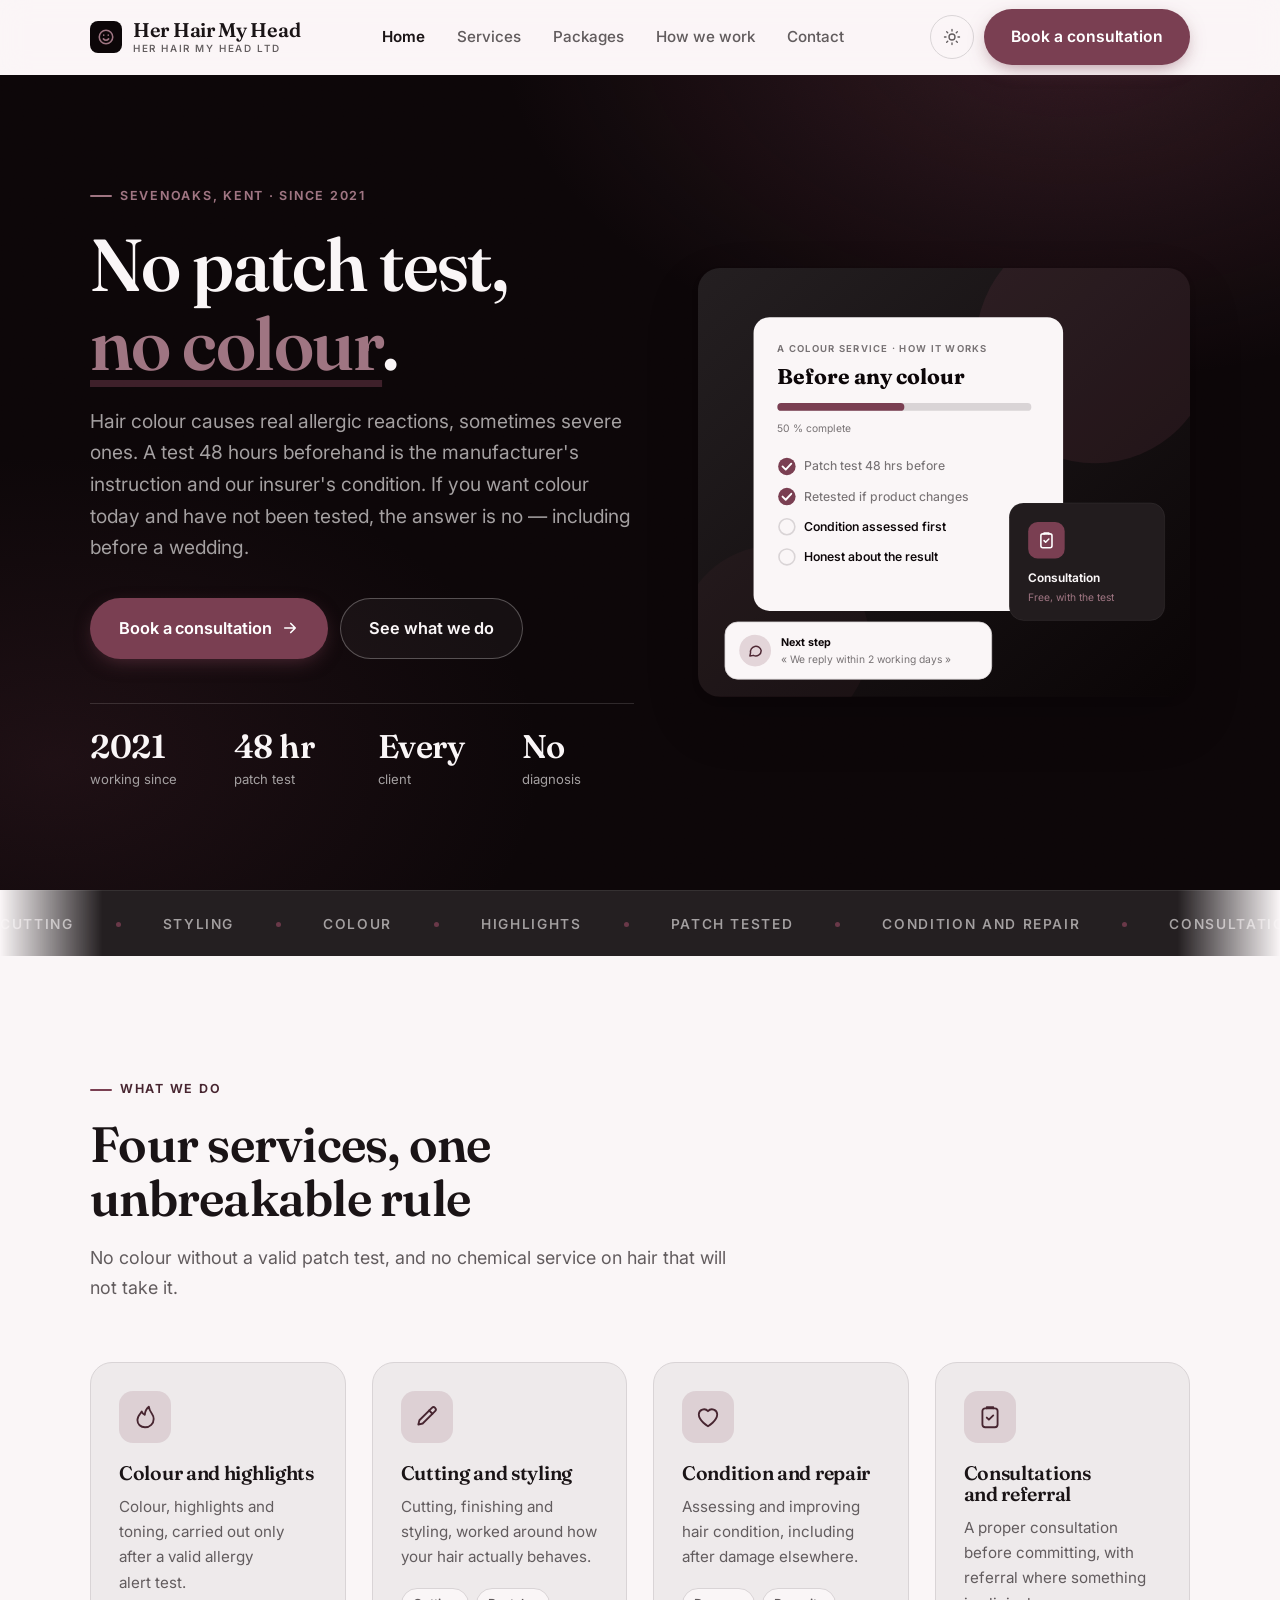
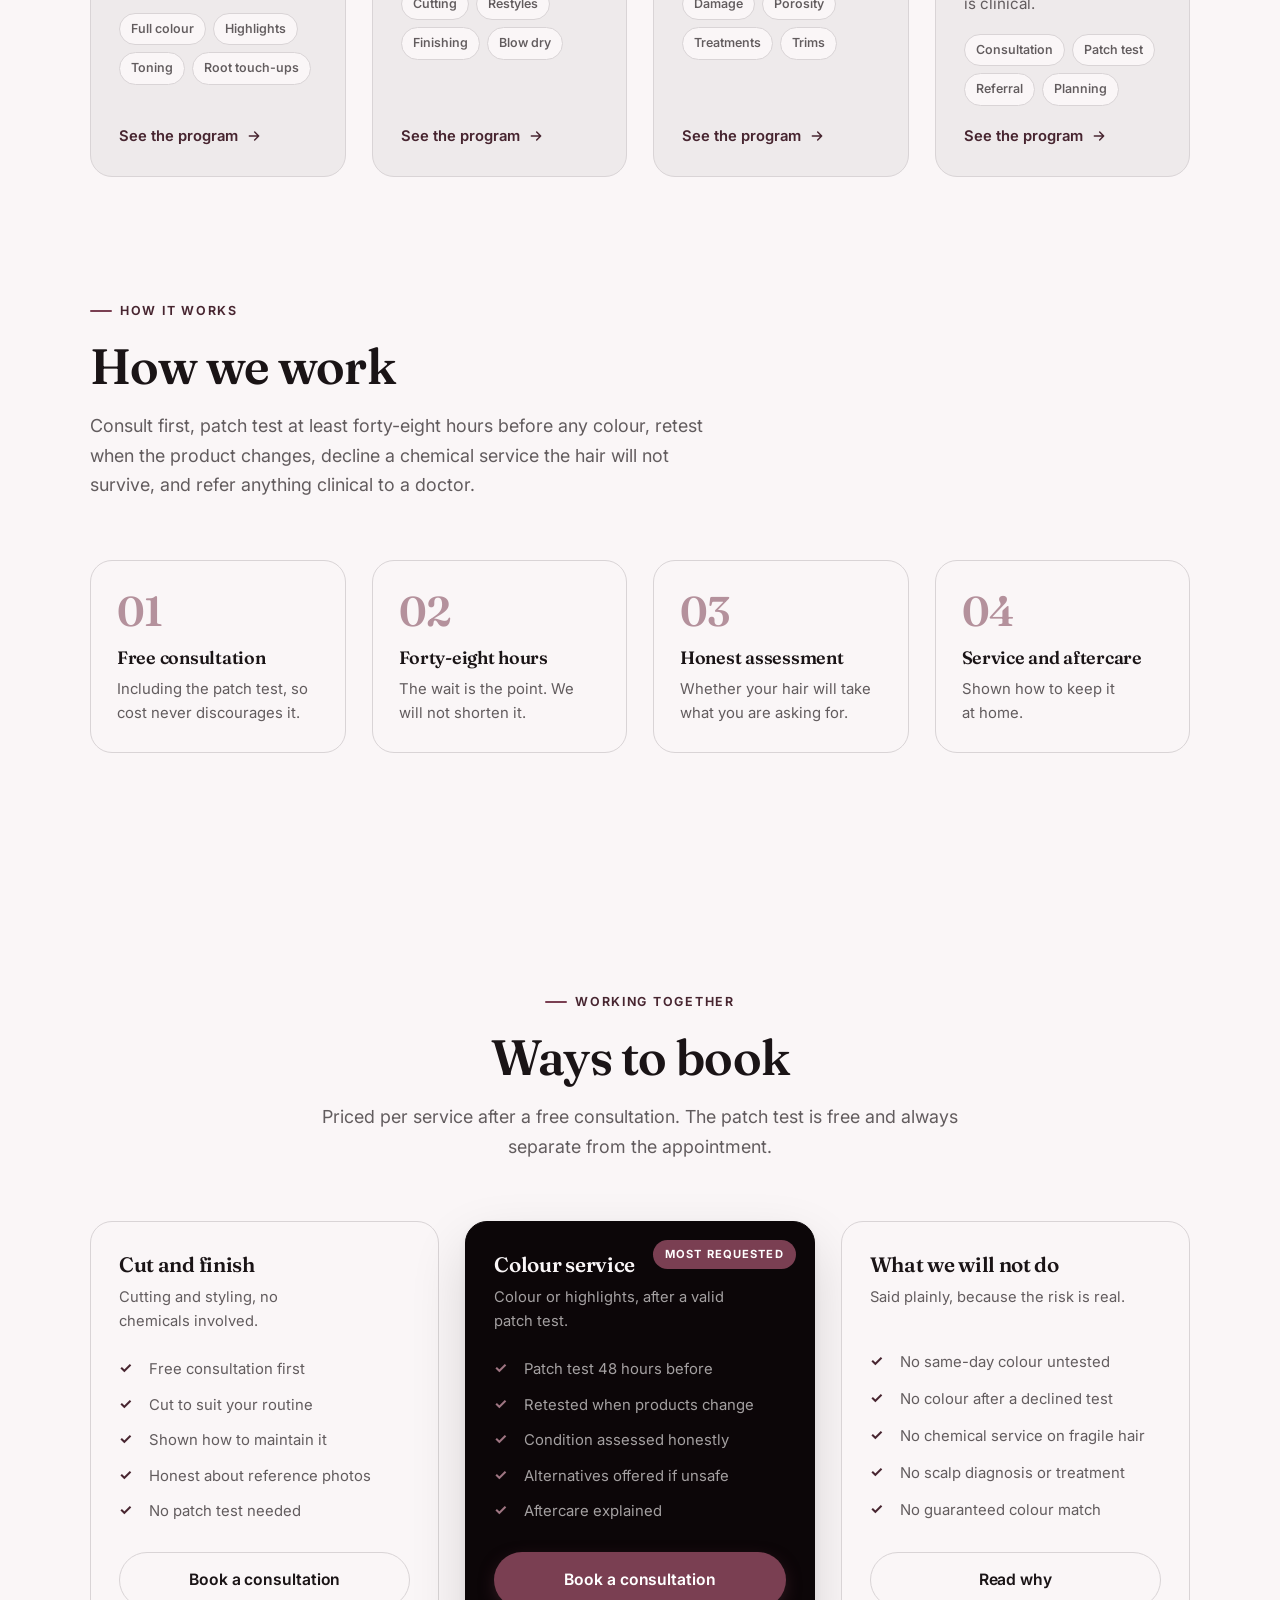
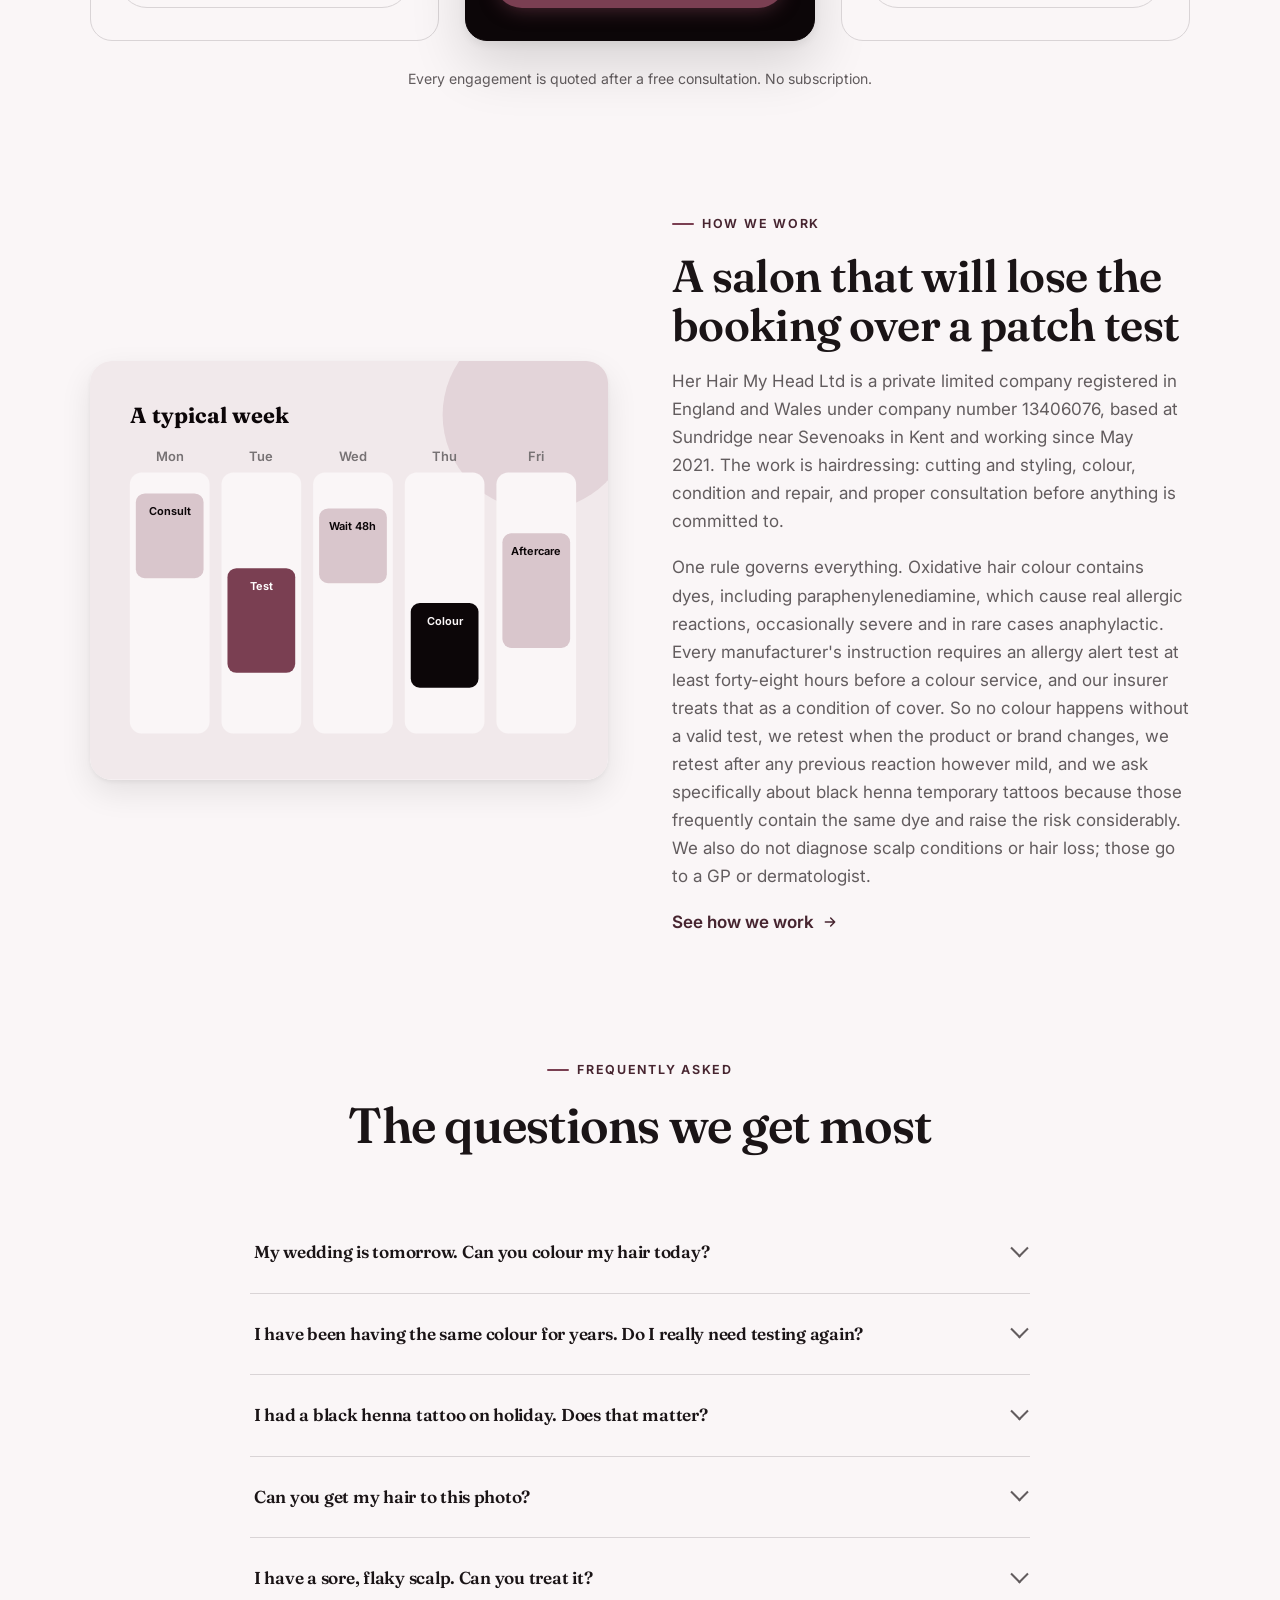
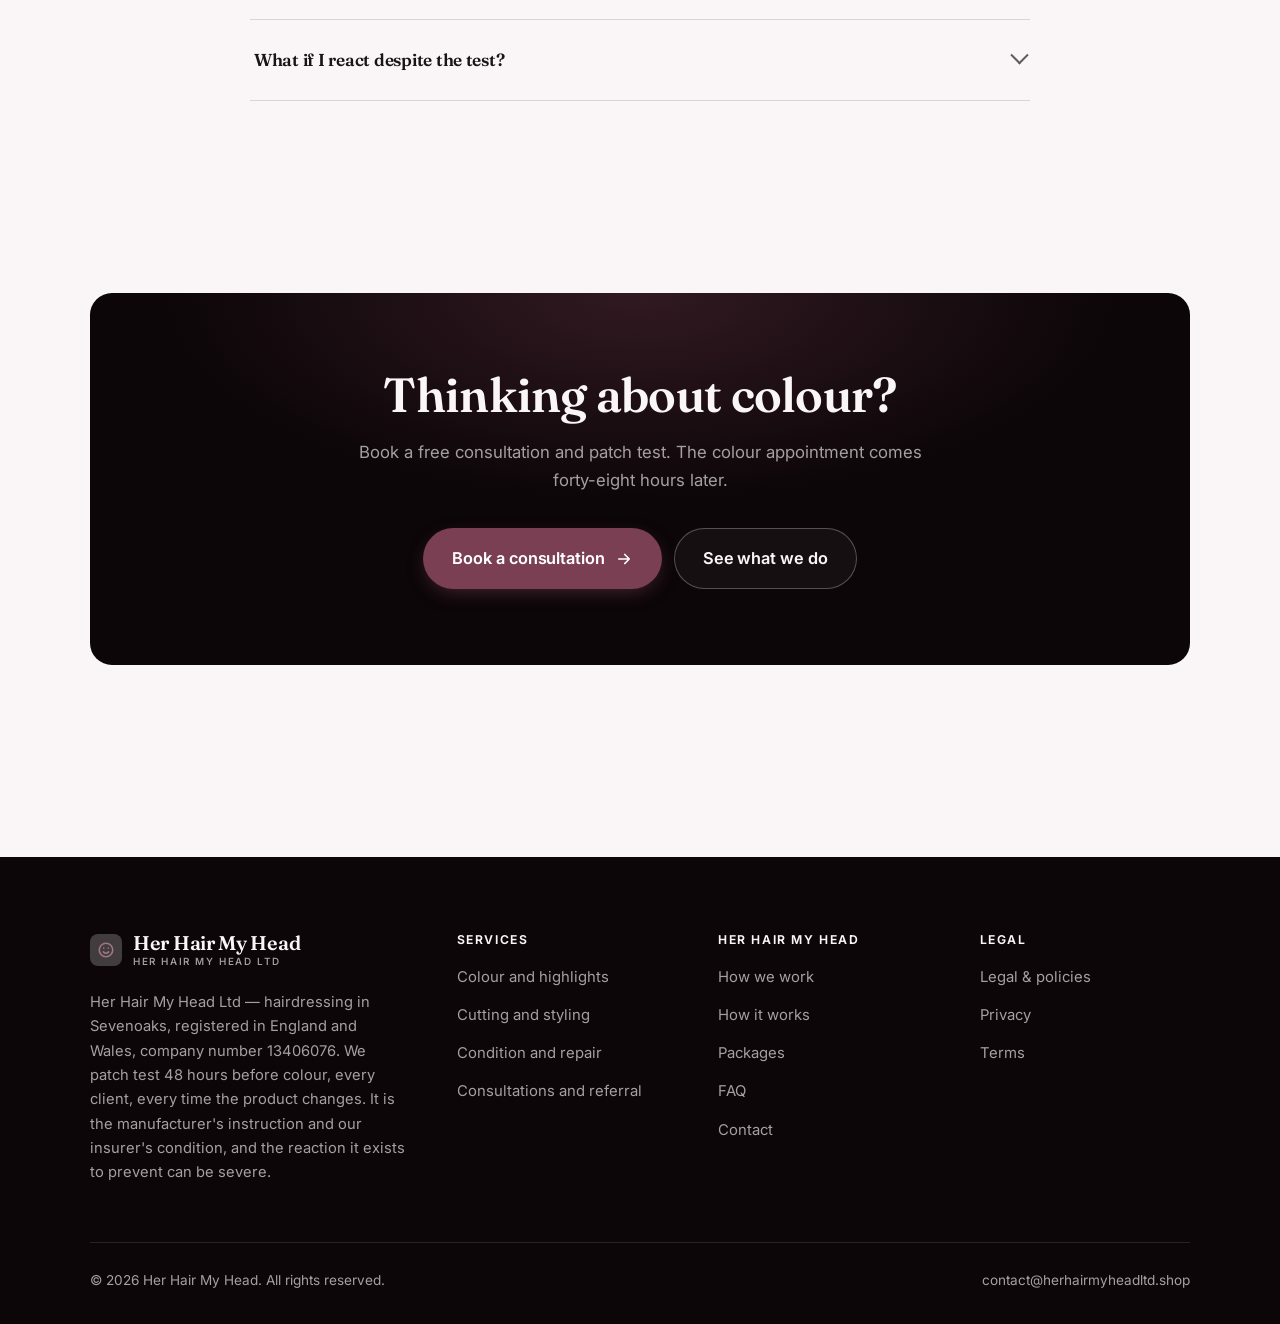
<file: index.html>
<!DOCTYPE html>
<html lang="en" class="no-js">
<head>
<meta charset="utf-8">
<meta name="viewport" content="width=device-width, initial-scale=1">
<title>Her Hair My Head Ltd — hairdressing in Sevenoaks</title>
<meta name="description" content="Her Hair My Head Ltd, hairdressing in Sevenoaks: cutting and styling, colour with a patch test first, condition and repair, and consultations.">
<link rel="canonical" href="https://herhairmyheadltd.shop/">

<meta property="og:type" content="website">
<meta property="og:url" content="https://herhairmyheadltd.shop/">
<meta property="og:site_name" content="Her Hair My Head">
<meta property="og:locale" content="en_US">
<meta property="og:title" content="Her Hair My Head Ltd — hairdressing in Sevenoaks">
<meta property="og:description" content="Her Hair My Head Ltd, hairdressing in Sevenoaks: cutting and styling, colour with a patch test first, condition and repair, and consultations.">
<meta name="theme-color" content="#0c0608">

<link rel="icon" href="assets/img/favicon.svg" type="image/svg+xml">
<link rel="preconnect" href="https://fonts.googleapis.com">
<link rel="preconnect" href="https://fonts.gstatic.com" crossorigin>
<link rel="stylesheet" href="https://fonts.googleapis.com/css2?family=Fraunces:wght@400;500;600;700&family=Inter:wght@400..700&display=swap">
<link rel="stylesheet" href="assets/css/style.css">

<!-- Thème appliqué avant le premier rendu (évite le flash) -->
<script>
document.documentElement.classList.remove('no-js');
(function(){try{var t=localStorage.getItem('site-theme');if(t){document.documentElement.setAttribute('data-theme',t);}}catch(e){}})();
</script>
<script type="application/ld+json">
{
  "@context": "https://schema.org",
  "@type": "Organization",
  "name": "Her Hair My Head",
  "url": "https://herhairmyheadltd.shop/",
  "email": "contact@herhairmyheadltd.shop",
  "description": "Her Hair My Head Ltd, hairdressing in Sevenoaks: cutting and styling, colour with a patch test first, condition and repair, and consultations.",
  "areaServed": "US",
  "knowsLanguage": "en"
}
</script>
</head>

<body>
<a class="skip-link" href="#main">Skip to main content</a>

<header class="site-header">
  <nav class="wrap nav" aria-label="Main navigation">
    <a class="brand" href="index.html">
      <svg class="brand__mark" viewBox="0 0 64 64" aria-hidden="true">
        <rect class="bm-bg" width="64" height="64" rx="16"/>
        <g class="bm-ic" transform="translate(14 14) scale(1.5)" fill="none" stroke-width="2.1" stroke-linecap="round" stroke-linejoin="round"><circle cx="12" cy="12" r="9"/><path d="M8.5 14.5c1 1.2 2.2 1.8 3.5 1.8s2.5-.6 3.5-1.8M9 9.5h.01M15 9.5h.01"/></g>
      </svg>
      <span>Her Hair My Head<span class="brand__sub">HER HAIR MY HEAD LTD</span></span>
    </a>

    <ul class="nav__links" id="nav-links">
      <li><a href="index.html" aria-current="page">Home</a></li>
      <li><a href="programs.html">Services</a></li>
      <li><a href="index.html#pricing">Packages</a></li>
      <li><a href="about.html">How we work</a></li>
      <li><a href="contact.html">Contact</a></li>
      <li><a class="btn btn--primary" href="contact.html">Book a consultation</a></li>
    </ul>

    <div class="nav__cta">
      <button class="theme-toggle" type="button" aria-label="Switch to dark theme">
        <svg class="icon-sun" viewBox="0 0 24 24" fill="none" stroke="currentColor" stroke-width="1.8" stroke-linecap="round" aria-hidden="true"><circle cx="12" cy="12" r="4"/><path d="M12 2v2m0 16v2M2 12h2m16 0h2M4.9 4.9l1.4 1.4m11.4 11.4 1.4 1.4M19.1 4.9l-1.4 1.4M6.3 17.7l-1.4 1.4"/></svg>
        <svg class="icon-moon" viewBox="0 0 24 24" fill="none" stroke="currentColor" stroke-width="1.8" stroke-linecap="round" stroke-linejoin="round" aria-hidden="true"><path d="M21 12.8A9 9 0 1 1 11.2 3a7 7 0 0 0 9.8 9.8z"/></svg>
      </button>
      <a class="btn btn--primary" href="contact.html">Book a consultation</a>
      <button class="nav__toggle" type="button" aria-expanded="false" aria-controls="nav-links" aria-label="Open menu">
        <svg class="icon-open" viewBox="0 0 24 24" fill="none" stroke="currentColor" stroke-width="2" stroke-linecap="round" aria-hidden="true"><path d="M3 6h18M3 12h18M3 18h18"/></svg>
        <svg class="icon-close" viewBox="0 0 24 24" fill="none" stroke="currentColor" stroke-width="2" stroke-linecap="round" aria-hidden="true"><path d="M6 6l12 12M18 6L6 18"/></svg>
      </button>
    </div>
  </nav>
</header>

<main id="main">

<section class="hero">
  <div class="wrap hero__inner">
    <div>
      <span class="eyebrow hero__eyebrow">Sevenoaks, Kent · Since 2021</span>
      <h1>No patch test,<br> <em>no colour</em>.</h1>
      <p class="hero__lede">Hair colour causes real allergic reactions, sometimes severe ones. A test 48 hours beforehand is the manufacturer's instruction and our insurer's condition. If you want colour today and have not been tested, the answer is no — including before a wedding.</p>

      <div class="hero__actions">
        <a class="btn btn--primary btn--lg" href="contact.html">Book a consultation <svg viewBox="0 0 24 24" fill="none" stroke="currentColor" stroke-width="2.2" stroke-linecap="round" stroke-linejoin="round" aria-hidden="true"><path d="M5 12h14M13 6l6 6-6 6"/></svg></a>
        <a class="btn btn--on-dark btn--lg" href="programs.html">See what we do</a>
      </div>

      <ul class="hero__proof">
        <li><span class="stat__num">2021</span><span class="stat__label">working since</span></li>
        <li><span class="stat__num">48 hr</span><span class="stat__label">patch test</span></li>
        <li><span class="stat__num">Every</span><span class="stat__label">client</span></li>
        <li><span class="stat__num">No</span><span class="stat__label">diagnosis</span></li>
      </ul>
    </div>

    <div class="hero__art">
      <svg viewBox="0 0 620 540" role="img" aria-label="How a colour service at Her Hair My Head works, from the patch test to an honest assessment.">
        <defs>
          <linearGradient id="hbg" x1="0" y1="0" x2="1" y2="1">
            <stop offset="0" stop-color="#241f21"/><stop offset="1" stop-color="#0a0506"/>
          </linearGradient>
        </defs>
        <rect width="620" height="540" rx="22" fill="url(#hbg)"/>
        <circle cx="500" cy="96" r="150" fill="#7a3f52" opacity=".16"/>
        <circle cx="96" cy="470" r="120" fill="#7a3f52" opacity=".08"/>

        <g style="font-family: var(--font-body)">
          <!-- Carte programme -->
          <rect x="70" y="62" width="390" height="370" rx="20" fill="#faf6f7"/>
          <text x="100" y="106" font-size="12" font-weight="650" letter-spacing="1.6" fill="#777274">A COLOUR SERVICE · HOW IT WORKS</text>
          <text x="100" y="146" font-size="27" font-weight="700" fill="#0c0608" style="font-family: var(--font-display)">Before any colour</text>
          <rect x="100" y="170" width="320" height="10" rx="5" fill="#d9d4d6"/>
          <rect x="100" y="170" width="160" height="10" rx="5" fill="#7a3f52"/>
          <text x="100" y="206" font-size="13" fill="#777274">50 % complete</text>
          <circle cx="112" cy="250" r="11" fill="#7a3f52"/><path d="M106.5 250l4 4 7-7.5" fill="none" stroke="#ffffff" stroke-width="2.4" stroke-linecap="round" stroke-linejoin="round"/><text x="134" y="255" font-size="15.5" fill="#777274" font-weight="450">Patch test 48 hrs before</text>
          <circle cx="112" cy="288" r="11" fill="#7a3f52"/><path d="M106.5 288l4 4 7-7.5" fill="none" stroke="#ffffff" stroke-width="2.4" stroke-linecap="round" stroke-linejoin="round"/><text x="134" y="293" font-size="15.5" fill="#777274" font-weight="450">Retested if product changes</text>
          <circle cx="112" cy="326" r="10" fill="none" stroke="#d9d4d6" stroke-width="2"/><text x="134" y="331" font-size="15.5" fill="#0c0608" font-weight="560">Condition assessed first</text>
          <circle cx="112" cy="364" r="10" fill="none" stroke="#d9d4d6" stroke-width="2"/><text x="134" y="369" font-size="15.5" fill="#0c0608" font-weight="560">Honest about the result</text>

          <!-- Carte séance -->
          <rect x="392" y="296" width="196" height="148" rx="18" fill="#221c1e" stroke="#ffffff" stroke-opacity=".08"/>
          <rect x="416" y="320" width="46" height="46" rx="12" fill="#7a3f52"/>
          <g transform="translate(427 331)" fill="none" stroke="#ffffff" color="#ffffff" stroke-width="2" stroke-linecap="round" stroke-linejoin="round"><rect x="5" y="4" width="14" height="17.5" rx="2.5"/><path d="M9 4V3h6v1M9 12.5l2 2 4-4"/></g>
          <text x="416" y="396" font-size="15" font-weight="650" fill="#faf6f7">Consultation</text>
          <text x="416" y="420" font-size="13" fill="#9f7582">Free, with the test</text>

          <!-- Retour du coach -->
          <rect x="34" y="446" width="336" height="72" rx="16" fill="#faf6f7" stroke="#d9d4d6"/>
          <circle cx="72" cy="482" r="20" fill="#e3d5d9"/>
          <g transform="translate(62 472) scale(.84)" fill="none" stroke="#4f2935" stroke-width="2.2" stroke-linecap="round" stroke-linejoin="round"><path d="M21 12a8 8 0 0 1-11.6 7.1L4 20l1-4.6A8 8 0 1 1 21 12z"/></g>
          <text x="104" y="476" font-size="13.5" font-weight="700" fill="#0c0608">Next step</text>
          <text x="104" y="498" font-size="13" fill="#777274">« We reply within 2 working days »</text>
        </g>
      </svg>
    </div>
  </div>
</section>

<div class="marquee" aria-hidden="true">
  <div class="marquee__track"><span>Cutting</span><span>Styling</span><span>Colour</span><span>Highlights</span><span>Patch tested</span><span>Condition and repair</span><span>Consultations</span><span>Honest answers</span><span>Referral when needed</span><span>No same-day colour</span><span>Cutting</span><span>Styling</span><span>Colour</span><span>Highlights</span><span>Patch tested</span><span>Condition and repair</span><span>Consultations</span><span>Honest answers</span><span>Referral when needed</span><span>No same-day colour</span></div>
</div>

<section class="section wrap" id="programs">
  <div class="section-head reveal">
    <span class="eyebrow">What we do</span>
    <h2>Four services, one unbreakable rule</h2>
    <p>No colour without a valid patch test, and no chemical service on hair that will not take it.</p>
  </div>
  <div class="grid grid--4 reveal-group">
    <a class="card" href="programs.html#colour">
      <div class="card__icon"><svg viewBox="0 0 24 24" fill="none" stroke="currentColor" stroke-width="1.7" stroke-linecap="round" stroke-linejoin="round" aria-hidden="true"><path d="M12 21.5c-4 0-7-2.8-7-6.7 0-3.4 2.4-5.6 4-7.8.6 1.6 1.6 2.6 2.8 3 .2-3.1 1.4-5.6 3.7-7.5.3 3 1.6 4.8 3 6.7 1.1 1.5 1.5 3 1.5 4.6 0 4.2-3.3 7.7-8 7.7z"/></svg></div>
      <h3>Colour and highlights</h3>
      <p>Colour, highlights and toning, carried out only after a valid allergy alert test.</p>
      <ul class="tags"><li>Full colour</li><li>Highlights</li><li>Toning</li><li>Root touch-ups</li></ul>
      <span class="arrow-link">See the program <svg viewBox="0 0 24 24" fill="none" stroke="currentColor" stroke-width="2.2" stroke-linecap="round" stroke-linejoin="round" aria-hidden="true"><path d="M5 12h14M13 6l6 6-6 6"/></svg></span>
    </a>
    <a class="card" href="programs.html#cutting">
      <div class="card__icon"><svg viewBox="0 0 24 24" fill="none" stroke="currentColor" stroke-width="1.7" stroke-linecap="round" stroke-linejoin="round" aria-hidden="true"><path d="M16.5 3.5a2.1 2.1 0 0 1 3 3L8 18l-4 1 1-4z"/><path d="M14 6l3 3"/></svg></div>
      <h3>Cutting and styling</h3>
      <p>Cutting, finishing and styling, worked around how your hair actually behaves.</p>
      <ul class="tags"><li>Cutting</li><li>Restyles</li><li>Finishing</li><li>Blow dry</li></ul>
      <span class="arrow-link">See the program <svg viewBox="0 0 24 24" fill="none" stroke="currentColor" stroke-width="2.2" stroke-linecap="round" stroke-linejoin="round" aria-hidden="true"><path d="M5 12h14M13 6l6 6-6 6"/></svg></span>
    </a>
    <a class="card" href="programs.html#condition">
      <div class="card__icon"><svg viewBox="0 0 24 24" fill="none" stroke="currentColor" stroke-width="1.7" stroke-linecap="round" stroke-linejoin="round" aria-hidden="true"><path d="M12 20.5s-8.5-4.8-8.5-11A4.8 4.8 0 0 1 12 6.6a4.8 4.8 0 0 1 8.5 2.9c0 6.2-8.5 11-8.5 11z"/></svg></div>
      <h3>Condition and repair</h3>
      <p>Assessing and improving hair condition, including after damage elsewhere.</p>
      <ul class="tags"><li>Damage</li><li>Porosity</li><li>Treatments</li><li>Trims</li></ul>
      <span class="arrow-link">See the program <svg viewBox="0 0 24 24" fill="none" stroke="currentColor" stroke-width="2.2" stroke-linecap="round" stroke-linejoin="round" aria-hidden="true"><path d="M5 12h14M13 6l6 6-6 6"/></svg></span>
    </a>
    <a class="card" href="programs.html#consult">
      <div class="card__icon"><svg viewBox="0 0 24 24" fill="none" stroke="currentColor" stroke-width="1.7" stroke-linecap="round" stroke-linejoin="round" aria-hidden="true"><rect x="5" y="4" width="14" height="17.5" rx="2.5"/><path d="M9 4V3h6v1M9 12.5l2 2 4-4"/></svg></div>
      <h3>Consultations and referral</h3>
      <p>A proper consultation before committing, with referral where something is clinical.</p>
      <ul class="tags"><li>Consultation</li><li>Patch test</li><li>Referral</li><li>Planning</li></ul>
      <span class="arrow-link">See the program <svg viewBox="0 0 24 24" fill="none" stroke="currentColor" stroke-width="2.2" stroke-linecap="round" stroke-linejoin="round" aria-hidden="true"><path d="M5 12h14M13 6l6 6-6 6"/></svg></span>
    </a>
  </div>
</section>

<section class="section section--flush wrap" id="how-it-works">
  <div class="section-head reveal">
    <span class="eyebrow">How it works</span>
    <h2>How we work</h2>
    <p>Consult first, patch test at least forty-eight hours before any colour, retest when the product changes, decline a chemical service the hair will not survive, and refer anything clinical to a doctor.</p>
  </div>
  <div class="grid grid--4 steps reveal-group">
    <article class="step">
      <h3>Free consultation</h3>
      <p>Including the patch test, so cost never discourages it.</p>
    </article>
    <article class="step">
      <h3>Forty-eight hours</h3>
      <p>The wait is the point. We will not shorten it.</p>
    </article>
    <article class="step">
      <h3>Honest assessment</h3>
      <p>Whether your hair will take what you are asking for.</p>
    </article>
    <article class="step">
      <h3>Service and aftercare</h3>
      <p>Shown how to keep it at home.</p>
    </article>
  </div>
</section>

<section class="section wrap" id="pricing">
  <div class="section-head section-head--center reveal">
    <span class="eyebrow">Working together</span>
    <h2>Ways to book</h2>
    <p>Priced per service after a free consultation. The patch test is free and always separate from the appointment.</p>
  </div>
  <div class="grid grid--3 plans reveal-group">
    <article class="plan">
      
      <h3>Cut and finish</h3>
      <p class="plan__desc">Cutting and styling, no chemicals involved.</p>
      
      <ul class="plan__features">
        <li>Free consultation first</li>
        <li>Cut to suit your routine</li>
        <li>Shown how to maintain it</li>
        <li>Honest about reference photos</li>
        <li>No patch test needed</li>
      </ul>
      <a class="btn btn--ghost btn--block" href="contact.html">Book a consultation</a>
    </article>
    <article class="plan plan--featured">
      <span class="plan__tag">Most requested</span>
      <h3>Colour service</h3>
      <p class="plan__desc">Colour or highlights, after a valid patch test.</p>
      
      <ul class="plan__features">
        <li>Patch test 48 hours before</li>
        <li>Retested when products change</li>
        <li>Condition assessed honestly</li>
        <li>Alternatives offered if unsafe</li>
        <li>Aftercare explained</li>
      </ul>
      <a class="btn btn--primary btn--block" href="contact.html">Book a consultation</a>
    </article>
    <article class="plan">
      
      <h3>What we will not do</h3>
      <p class="plan__desc">Said plainly, because the risk is real.</p>
      
      <ul class="plan__features">
        <li>No same-day colour untested</li>
        <li>No colour after a declined test</li>
        <li>No chemical service on fragile hair</li>
        <li>No scalp diagnosis or treatment</li>
        <li>No guaranteed colour match</li>
      </ul>
      <a class="btn btn--ghost btn--block" href="contact.html">Read why</a>
    </article>
  </div>
  <p class="plans-note">Every engagement is quoted after a free consultation. No subscription.</p>
</section>

<section class="section section--flush wrap">
  <div class="split reveal">
    <div class="split__art">
      <svg viewBox="0 0 520 420" role="img" aria-label="Example of a typical week: Consult, Test, Wait 48h, Colour, Aftercare.">
        <rect width="520" height="420" rx="20" fill="#f1e9eb"/>
        <circle cx="450" cy="54" r="96" fill="#7a3f52" opacity=".12"/>
        <g style="font-family: var(--font-body)">
        <text x="40" y="62" font-size="22" font-weight="700" fill="#0c0608" style="font-family: var(--font-display)">A typical week</text>
        <text x="80" y="100" text-anchor="middle" font-size="13" font-weight="600" fill="#777274">Mon</text>
        <rect x="40" y="112" width="80" height="262" rx="12" fill="#faf6f7"/>
        <rect x="46" y="133" width="68" height="85" rx="9" fill="#d9c6cc"/>
        <text x="80" y="155" text-anchor="middle" font-size="11" font-weight="650" fill="#0c0608">Consult</text>
        <text x="172" y="100" text-anchor="middle" font-size="13" font-weight="600" fill="#777274">Tue</text>
        <rect x="132" y="112" width="80" height="262" rx="12" fill="#faf6f7"/>
        <rect x="138" y="208" width="68" height="105" rx="9" fill="#7a3f52"/>
        <text x="172" y="230" text-anchor="middle" font-size="11" font-weight="650" fill="#ffffff">Test</text>
        <text x="264" y="100" text-anchor="middle" font-size="13" font-weight="600" fill="#777274">Wed</text>
        <rect x="224" y="112" width="80" height="262" rx="12" fill="#faf6f7"/>
        <rect x="230" y="148" width="68" height="75" rx="9" fill="#d9c6cc"/>
        <text x="264" y="170" text-anchor="middle" font-size="11" font-weight="650" fill="#0c0608">Wait 48h</text>
        <text x="356" y="100" text-anchor="middle" font-size="13" font-weight="600" fill="#777274">Thu</text>
        <rect x="316" y="112" width="80" height="262" rx="12" fill="#faf6f7"/>
        <rect x="322" y="243" width="68" height="85" rx="9" fill="#0c0608"/>
        <text x="356" y="265" text-anchor="middle" font-size="11" font-weight="650" fill="#faf6f7">Colour</text>
        <text x="448" y="100" text-anchor="middle" font-size="13" font-weight="600" fill="#777274">Fri</text>
        <rect x="408" y="112" width="80" height="262" rx="12" fill="#faf6f7"/>
        <rect x="414" y="173" width="68" height="115" rx="9" fill="#d9c6cc"/>
        <text x="448" y="195" text-anchor="middle" font-size="11" font-weight="650" fill="#0c0608">Aftercare</text>
        </g>
      </svg>
    </div>
    <div>
      <span class="eyebrow">How we work</span>
      <h2>A salon that will lose the booking over a patch test</h2>
      <p>Her Hair My Head Ltd is a private limited company registered in England and Wales under company number 13406076, based at Sundridge near Sevenoaks in Kent and working since May 2021. The work is hairdressing: cutting and styling, colour, condition and repair, and proper consultation before anything is committed to.</p>
      <p>One rule governs everything. Oxidative hair colour contains dyes, including paraphenylenediamine, which cause real allergic reactions, occasionally severe and in rare cases anaphylactic. Every manufacturer's instruction requires an allergy alert test at least forty-eight hours before a colour service, and our insurer treats that as a condition of cover. So no colour happens without a valid test, we retest when the product or brand changes, we retest after any previous reaction however mild, and we ask specifically about black henna temporary tattoos because those frequently contain the same dye and raise the risk considerably. We also do not diagnose scalp conditions or hair loss; those go to a GP or dermatologist.</p>
      <p><a class="arrow-link" href="about.html">See how we work <svg viewBox="0 0 24 24" fill="none" stroke="currentColor" stroke-width="2.2" stroke-linecap="round" stroke-linejoin="round" aria-hidden="true"><path d="M5 12h14M13 6l6 6-6 6"/></svg></a></p>
    </div>
  </div>
</section>

<section class="section section--flush wrap" id="faq">
  <div class="section-head section-head--center reveal">
    <span class="eyebrow">Frequently asked</span>
    <h2>The questions we get most</h2>
  </div>
  <div class="faq reveal">
    <details>
      <summary>My wedding is tomorrow. Can you colour my hair today?</summary>
      <p>Not if you have not had a patch test, and we are sorry. The test has to be at least forty-eight hours before, because that is how long a delayed allergic reaction takes to show. Colouring without it risks a reaction on your wedding day and leaves you with no insured recourse. Book the test now and we will fit the colour in as soon as the window allows.</p>
    </details>
    <details>
      <summary>I have been having the same colour for years. Do I really need testing again?</summary>
      <p>Yes, each time, and again if we change product or brand. Sensitisation can develop at any point, including after years of uneventful colouring, which is exactly why the test is per-service rather than once. It takes a few minutes at a free consultation.</p>
    </details>
    <details>
      <summary>I had a black henna tattoo on holiday. Does that matter?</summary>
      <p>It matters a great deal and we need to know. Black henna frequently contains paraphenylenediamine, the same dye family used in permanent colour, and exposure can sensitise you to it. Clients with that history are at materially increased risk of reacting, so please tell us at consultation rather than afterwards.</p>
    </details>
    <details>
      <summary>Can you get my hair to this photo?</summary>
      <p>Sometimes, and sometimes not in one appointment or at all without damage. Previously lightened or box-dyed hair has limits, and pushing past them breaks hair rather than lifting it. We would rather show you what is realistically achievable and plan over a few months than deliver something that snaps.</p>
    </details>
    <details>
      <summary>I have a sore, flaky scalp. Can you treat it?</summary>
      <p>No, and please be wary of a salon that says it can. We do not diagnose or treat conditions of the scalp or skin, and we will refer you to a pharmacist, GP or dermatologist. We may also defer a service until it has been looked at, because applying chemicals to inflamed skin makes things worse.</p>
    </details>
    <details>
      <summary>What if I react despite the test?</summary>
      <p>Stop the service, tell us immediately, and seek medical advice — urgently if there is any swelling of the face, lips or throat. A negative test substantially reduces the risk but does not eliminate it, and anyone who tells you a test makes colour completely safe is overstating it.</p>
    </details>
  </div>
</section>

<section class="wrap section--tight">
  <div class="cta-band reveal">
    <h2>Thinking about colour?</h2>
    <p>Book a free consultation and patch test. The colour appointment comes forty-eight hours later.</p>
    <div class="hero__actions">
      <a class="btn btn--primary btn--lg" href="contact.html">Book a consultation <svg viewBox="0 0 24 24" fill="none" stroke="currentColor" stroke-width="2.2" stroke-linecap="round" stroke-linejoin="round" aria-hidden="true"><path d="M5 12h14M13 6l6 6-6 6"/></svg></a>
      <a class="btn btn--on-dark btn--lg" href="programs.html">See what we do</a>
    </div>
  </div>
</section>

</main>

<footer class="site-footer">
  <div class="wrap">
    <div class="footer__grid">
      <div class="footer__brand">
        <a class="brand" href="index.html">
          <svg class="brand__mark" viewBox="0 0 64 64" aria-hidden="true">
        <rect class="bm-bg" width="64" height="64" rx="16"/>
        <g class="bm-ic" transform="translate(14 14) scale(1.5)" fill="none" stroke-width="2.1" stroke-linecap="round" stroke-linejoin="round"><circle cx="12" cy="12" r="9"/><path d="M8.5 14.5c1 1.2 2.2 1.8 3.5 1.8s2.5-.6 3.5-1.8M9 9.5h.01M15 9.5h.01"/></g>
      </svg>
          <span>Her Hair My Head<span class="brand__sub">HER HAIR MY HEAD LTD</span></span>
        </a>
        <p>Her Hair My Head Ltd — hairdressing in Sevenoaks, registered in England and Wales, company number 13406076. We patch test 48 hours before colour, every client, every time the product changes. It is the manufacturer's instruction and our insurer's condition, and the reaction it exists to prevent can be severe.</p>
      </div>

      <div class="footer__col">
        <h4>Services</h4>
        <ul>
          <li><a href="programs.html#colour">Colour and highlights</a></li>
          <li><a href="programs.html#cutting">Cutting and styling</a></li>
          <li><a href="programs.html#condition">Condition and repair</a></li>
          <li><a href="programs.html#consult">Consultations and referral</a></li>
        </ul>
      </div>

      <div class="footer__col">
        <h4>Her Hair My Head</h4>
        <ul>
          <li><a href="about.html">How we work</a></li>
          <li><a href="index.html#how-it-works">How it works</a></li>
          <li><a href="index.html#pricing">Packages</a></li>
          <li><a href="index.html#faq">FAQ</a></li>
          <li><a href="contact.html">Contact</a></li>
        </ul>
      </div>

      <div class="footer__col">
        <h4>Legal</h4>
        <ul>
          <li><a href="legal.html">Legal &amp; policies</a></li>
          <li><a href="legal.html#privacy">Privacy</a></li>
          <li><a href="legal.html#terms">Terms</a></li>
        </ul>
      </div>
    </div>

    <div class="footer__bottom">
      <p>© <span data-year>2026</span> Her Hair My Head. All rights reserved.</p>
      <p><a href="mailto:contact@herhairmyheadltd.shop">contact@herhairmyheadltd.shop</a></p>
    </div>
  </div>
</footer>

<script src="assets/js/main.js" defer></script>
</body>
</html>
</file>
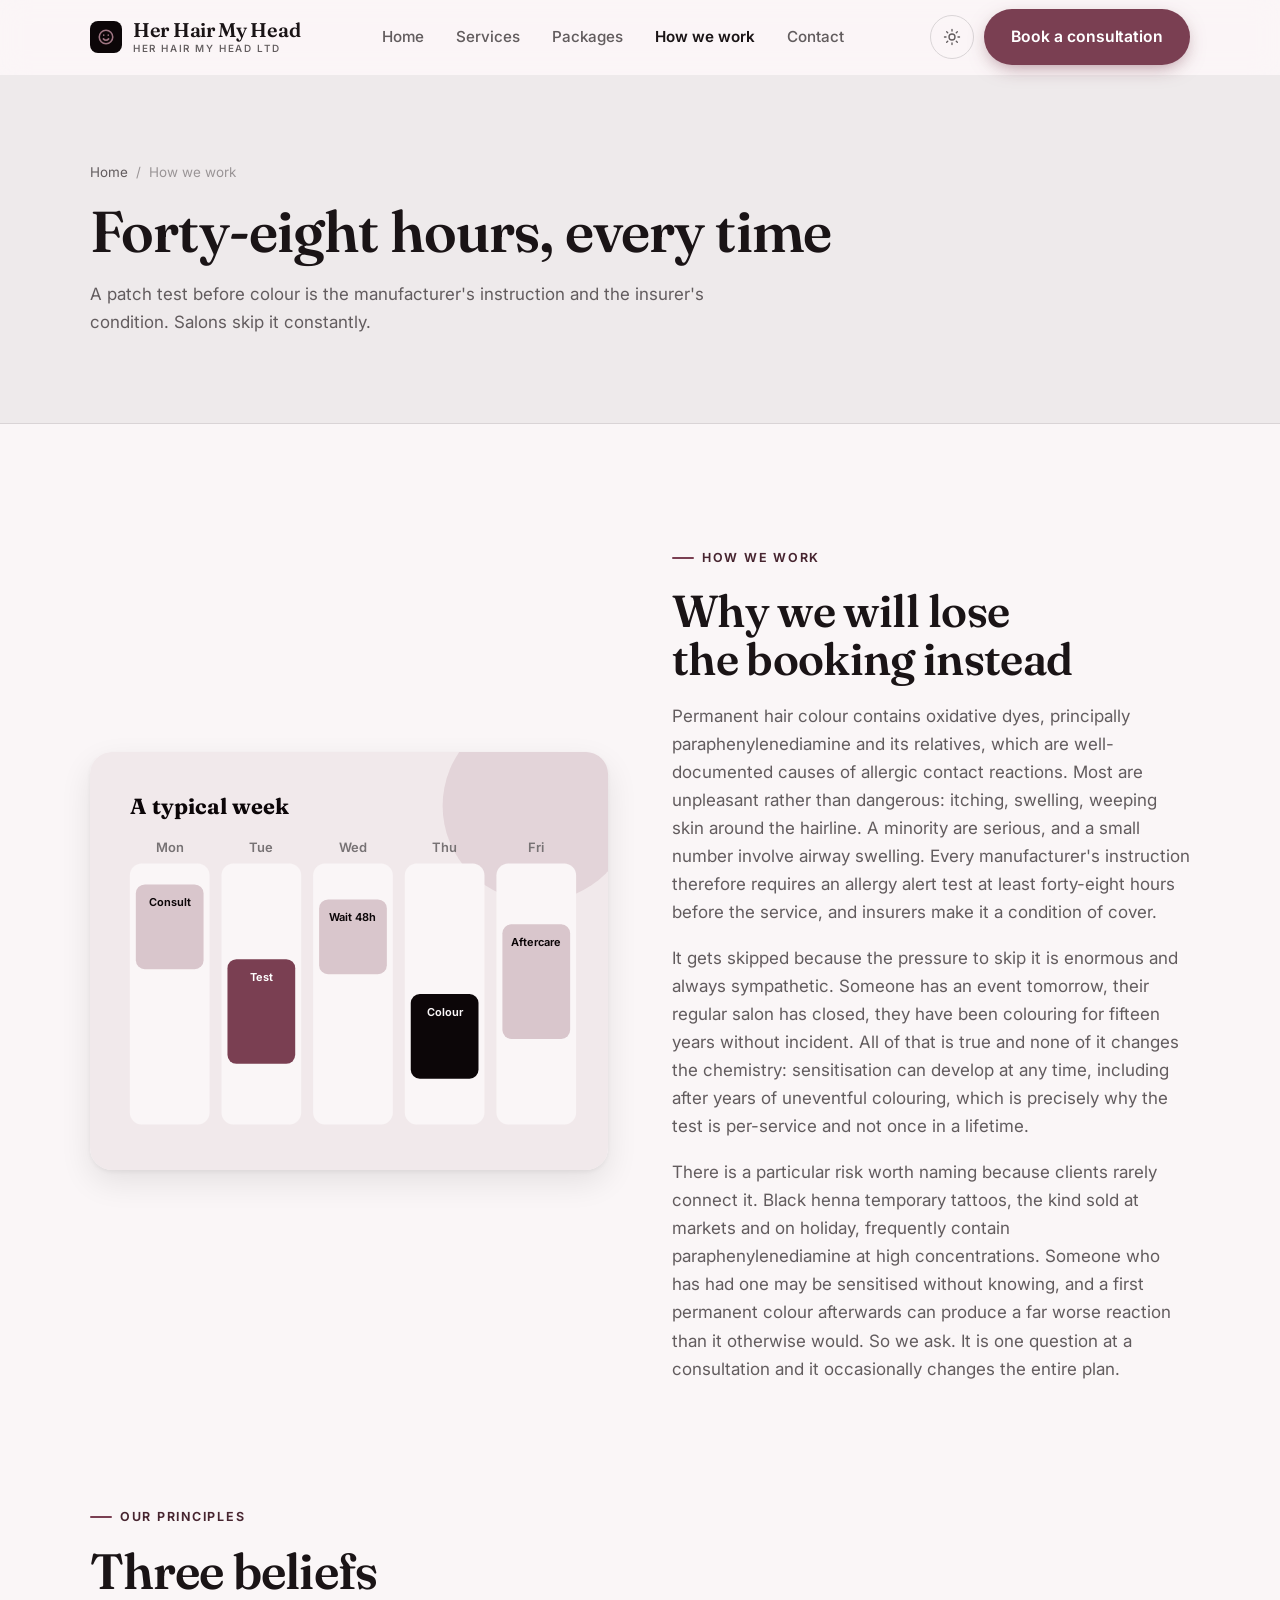
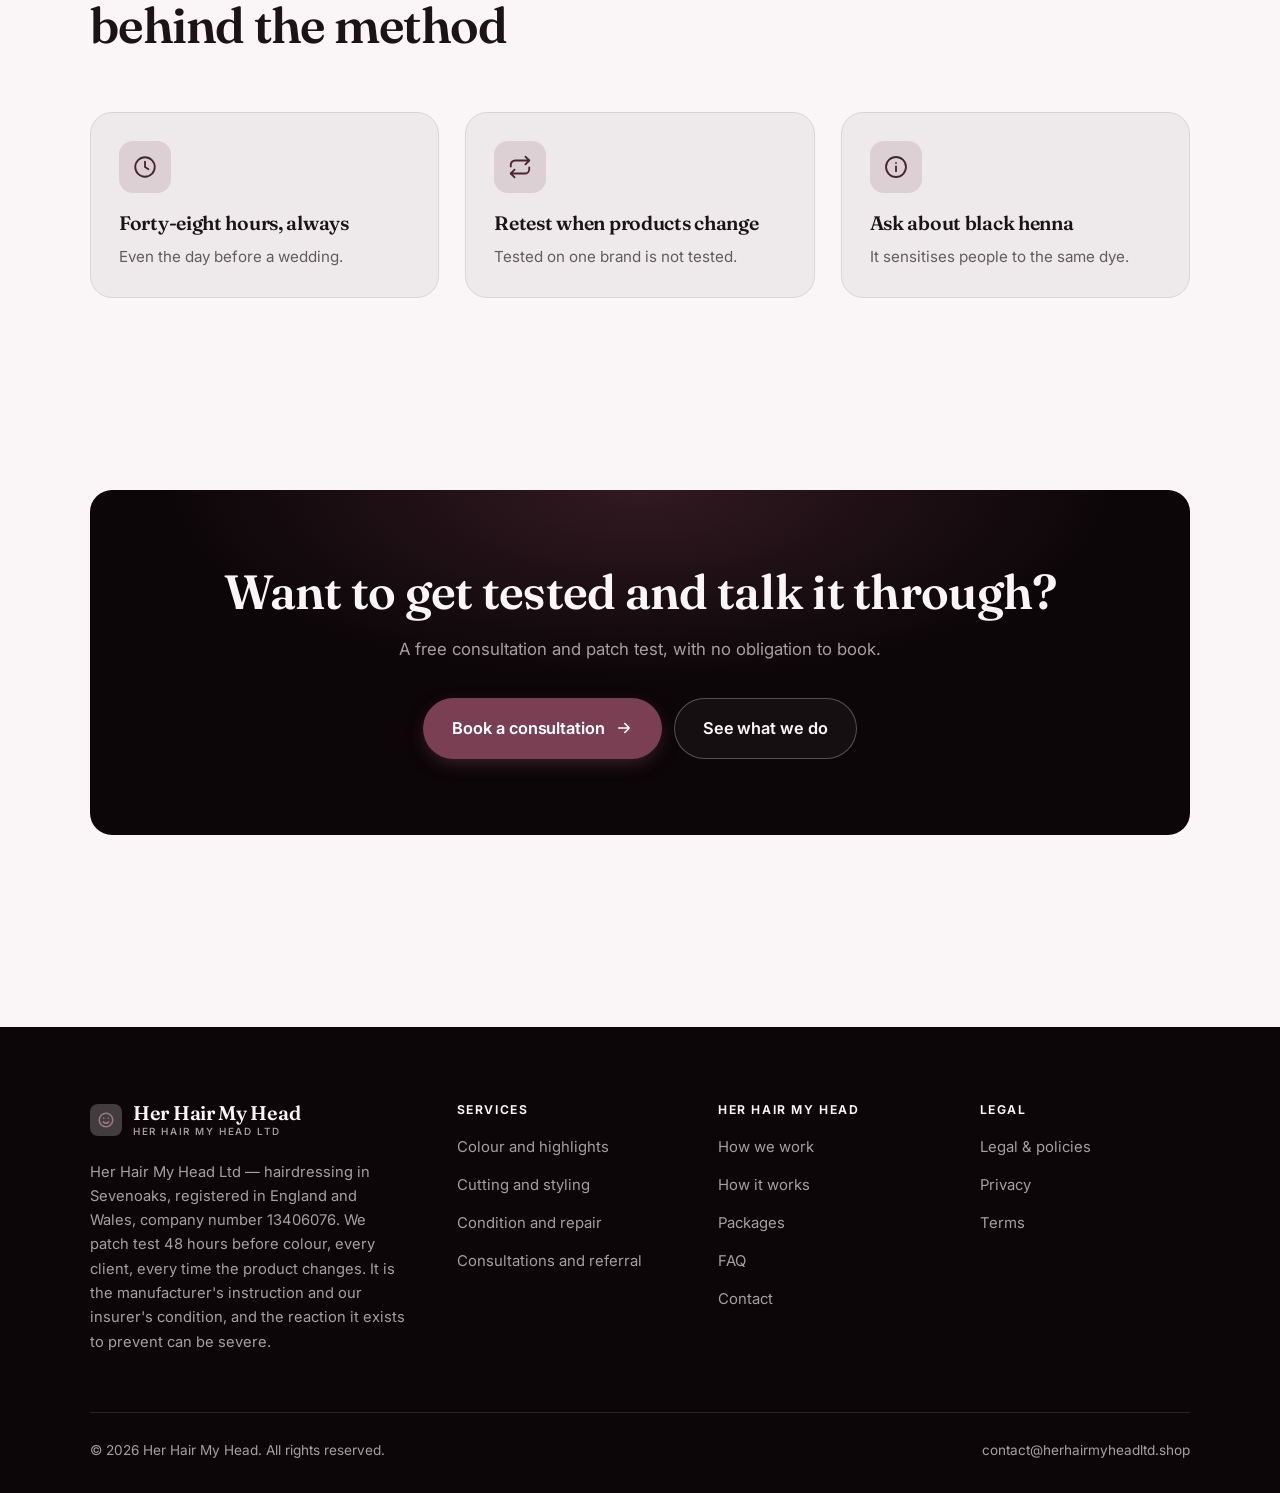
<file: about.html>
<!DOCTYPE html>
<html lang="en" class="no-js">
<head>
<meta charset="utf-8">
<meta name="viewport" content="width=device-width, initial-scale=1">
<title>How we work — Her Hair My Head</title>
<meta name="description" content="About Her Hair My Head Ltd, hairdressing in Sevenoaks since 2021, company number 13406076.">
<link rel="canonical" href="https://herhairmyheadltd.shop/about.html">

<meta property="og:type" content="website">
<meta property="og:url" content="https://herhairmyheadltd.shop/about.html">
<meta property="og:site_name" content="Her Hair My Head">
<meta property="og:locale" content="en_US">
<meta property="og:title" content="How we work — Her Hair My Head">
<meta property="og:description" content="About Her Hair My Head Ltd, hairdressing in Sevenoaks since 2021, company number 13406076.">
<meta name="theme-color" content="#0c0608">

<link rel="icon" href="assets/img/favicon.svg" type="image/svg+xml">
<link rel="preconnect" href="https://fonts.googleapis.com">
<link rel="preconnect" href="https://fonts.gstatic.com" crossorigin>
<link rel="stylesheet" href="https://fonts.googleapis.com/css2?family=Fraunces:wght@400;500;600;700&family=Inter:wght@400..700&display=swap">
<link rel="stylesheet" href="assets/css/style.css">

<!-- Thème appliqué avant le premier rendu (évite le flash) -->
<script>
document.documentElement.classList.remove('no-js');
(function(){try{var t=localStorage.getItem('site-theme');if(t){document.documentElement.setAttribute('data-theme',t);}}catch(e){}})();
</script>
</head>

<body>
<a class="skip-link" href="#main">Skip to main content</a>

<header class="site-header">
  <nav class="wrap nav" aria-label="Main navigation">
    <a class="brand" href="index.html">
      <svg class="brand__mark" viewBox="0 0 64 64" aria-hidden="true">
        <rect class="bm-bg" width="64" height="64" rx="16"/>
        <g class="bm-ic" transform="translate(14 14) scale(1.5)" fill="none" stroke-width="2.1" stroke-linecap="round" stroke-linejoin="round"><circle cx="12" cy="12" r="9"/><path d="M8.5 14.5c1 1.2 2.2 1.8 3.5 1.8s2.5-.6 3.5-1.8M9 9.5h.01M15 9.5h.01"/></g>
      </svg>
      <span>Her Hair My Head<span class="brand__sub">HER HAIR MY HEAD LTD</span></span>
    </a>

    <ul class="nav__links" id="nav-links">
      <li><a href="index.html">Home</a></li>
      <li><a href="programs.html">Services</a></li>
      <li><a href="index.html#pricing">Packages</a></li>
      <li><a href="about.html" aria-current="page">How we work</a></li>
      <li><a href="contact.html">Contact</a></li>
      <li><a class="btn btn--primary" href="contact.html">Book a consultation</a></li>
    </ul>

    <div class="nav__cta">
      <button class="theme-toggle" type="button" aria-label="Switch to dark theme">
        <svg class="icon-sun" viewBox="0 0 24 24" fill="none" stroke="currentColor" stroke-width="1.8" stroke-linecap="round" aria-hidden="true"><circle cx="12" cy="12" r="4"/><path d="M12 2v2m0 16v2M2 12h2m16 0h2M4.9 4.9l1.4 1.4m11.4 11.4 1.4 1.4M19.1 4.9l-1.4 1.4M6.3 17.7l-1.4 1.4"/></svg>
        <svg class="icon-moon" viewBox="0 0 24 24" fill="none" stroke="currentColor" stroke-width="1.8" stroke-linecap="round" stroke-linejoin="round" aria-hidden="true"><path d="M21 12.8A9 9 0 1 1 11.2 3a7 7 0 0 0 9.8 9.8z"/></svg>
      </button>
      <a class="btn btn--primary" href="contact.html">Book a consultation</a>
      <button class="nav__toggle" type="button" aria-expanded="false" aria-controls="nav-links" aria-label="Open menu">
        <svg class="icon-open" viewBox="0 0 24 24" fill="none" stroke="currentColor" stroke-width="2" stroke-linecap="round" aria-hidden="true"><path d="M3 6h18M3 12h18M3 18h18"/></svg>
        <svg class="icon-close" viewBox="0 0 24 24" fill="none" stroke="currentColor" stroke-width="2" stroke-linecap="round" aria-hidden="true"><path d="M6 6l12 12M18 6L6 18"/></svg>
      </button>
    </div>
  </nav>
</header>

<main id="main">

<section class="page-head">
  <div class="wrap">
    <nav class="breadcrumb" aria-label="Breadcrumb">
      <a href="index.html">Home</a><span>/</span><span aria-current="page">How we work</span>
    </nav>
    <h1>Forty-eight hours, every time</h1>
    <p>A patch test before colour is the manufacturer's instruction and the insurer's condition. Salons skip it constantly.</p>
  </div>
</section>

<section class="section wrap">
  <div class="split reveal">
    <div class="split__art">
      <svg viewBox="0 0 520 420" role="img" aria-label="Example of a typical week: Consult, Test, Wait 48h, Colour, Aftercare.">
        <rect width="520" height="420" rx="20" fill="#f1e9eb"/>
        <circle cx="450" cy="54" r="96" fill="#7a3f52" opacity=".12"/>
        <g style="font-family: var(--font-body)">
        <text x="40" y="62" font-size="22" font-weight="700" fill="#0c0608" style="font-family: var(--font-display)">A typical week</text>
        <text x="80" y="100" text-anchor="middle" font-size="13" font-weight="600" fill="#777274">Mon</text>
        <rect x="40" y="112" width="80" height="262" rx="12" fill="#faf6f7"/>
        <rect x="46" y="133" width="68" height="85" rx="9" fill="#d9c6cc"/>
        <text x="80" y="155" text-anchor="middle" font-size="11" font-weight="650" fill="#0c0608">Consult</text>
        <text x="172" y="100" text-anchor="middle" font-size="13" font-weight="600" fill="#777274">Tue</text>
        <rect x="132" y="112" width="80" height="262" rx="12" fill="#faf6f7"/>
        <rect x="138" y="208" width="68" height="105" rx="9" fill="#7a3f52"/>
        <text x="172" y="230" text-anchor="middle" font-size="11" font-weight="650" fill="#ffffff">Test</text>
        <text x="264" y="100" text-anchor="middle" font-size="13" font-weight="600" fill="#777274">Wed</text>
        <rect x="224" y="112" width="80" height="262" rx="12" fill="#faf6f7"/>
        <rect x="230" y="148" width="68" height="75" rx="9" fill="#d9c6cc"/>
        <text x="264" y="170" text-anchor="middle" font-size="11" font-weight="650" fill="#0c0608">Wait 48h</text>
        <text x="356" y="100" text-anchor="middle" font-size="13" font-weight="600" fill="#777274">Thu</text>
        <rect x="316" y="112" width="80" height="262" rx="12" fill="#faf6f7"/>
        <rect x="322" y="243" width="68" height="85" rx="9" fill="#0c0608"/>
        <text x="356" y="265" text-anchor="middle" font-size="11" font-weight="650" fill="#faf6f7">Colour</text>
        <text x="448" y="100" text-anchor="middle" font-size="13" font-weight="600" fill="#777274">Fri</text>
        <rect x="408" y="112" width="80" height="262" rx="12" fill="#faf6f7"/>
        <rect x="414" y="173" width="68" height="115" rx="9" fill="#d9c6cc"/>
        <text x="448" y="195" text-anchor="middle" font-size="11" font-weight="650" fill="#0c0608">Aftercare</text>
        </g>
      </svg>
    </div>
    <div>
      <span class="eyebrow">How we work</span>
      <h2>Why we will lose the booking instead</h2>
      <p>Permanent hair colour contains oxidative dyes, principally paraphenylenediamine and its relatives, which are well-documented causes of allergic contact reactions. Most are unpleasant rather than dangerous: itching, swelling, weeping skin around the hairline. A minority are serious, and a small number involve airway swelling. Every manufacturer's instruction therefore requires an allergy alert test at least forty-eight hours before the service, and insurers make it a condition of cover.</p>
      <p>It gets skipped because the pressure to skip it is enormous and always sympathetic. Someone has an event tomorrow, their regular salon has closed, they have been colouring for fifteen years without incident. All of that is true and none of it changes the chemistry: sensitisation can develop at any time, including after years of uneventful colouring, which is precisely why the test is per-service and not once in a lifetime.</p>
      <p>There is a particular risk worth naming because clients rarely connect it. Black henna temporary tattoos, the kind sold at markets and on holiday, frequently contain paraphenylenediamine at high concentrations. Someone who has had one may be sensitised without knowing, and a first permanent colour afterwards can produce a far worse reaction than it otherwise would. So we ask. It is one question at a consultation and it occasionally changes the entire plan.</p>
      <!--
        TO DO: add a short introduction of the coach (name, real background),
        with a photo if possible. Do not invent credentials — see README.md.
      -->
    </div>
  </div>
</section>

<section class="section section--flush wrap">
  <div class="section-head reveal">
    <span class="eyebrow">Our principles</span>
    <h2>Three beliefs behind the method</h2>
  </div>
  <div class="grid grid--3 reveal-group">
    <article class="card">
      <div class="card__icon"><svg viewBox="0 0 24 24" fill="none" stroke="currentColor" stroke-width="1.7" stroke-linecap="round" stroke-linejoin="round" aria-hidden="true"><circle cx="12" cy="12" r="9"/><path d="M12 7v5l3.2 2"/></svg></div>
      <h3>Forty-eight hours, always</h3>
      <p>Even the day before a wedding.</p>
    </article>
    <article class="card">
      <div class="card__icon"><svg viewBox="0 0 24 24" fill="none" stroke="currentColor" stroke-width="1.7" stroke-linecap="round" stroke-linejoin="round" aria-hidden="true"><path d="M17 2.5l3.5 3.5L17 9.5"/><path d="M3.5 11.5V10A4 4 0 0 1 7.5 6h13M7 21.5 3.5 18 7 14.5"/><path d="M20.5 12.5V14a4 4 0 0 1-4 4h-13"/></svg></div>
      <h3>Retest when products change</h3>
      <p>Tested on one brand is not tested.</p>
    </article>
    <article class="card">
      <div class="card__icon"><svg viewBox="0 0 24 24" fill="none" stroke="currentColor" stroke-width="1.7" stroke-linecap="round" stroke-linejoin="round" aria-hidden="true"><circle cx="12" cy="12" r="9.2"/><path d="M12 16v-4.5M12 8.2v.1"/></svg></div>
      <h3>Ask about black henna</h3>
      <p>It sensitises people to the same dye.</p>
    </article>
  </div>
</section>

<section class="wrap section--tight">
  <div class="cta-band reveal">
    <h2>Want to get tested and talk it through?</h2>
    <p>A free consultation and patch test, with no obligation to book.</p>
    <div class="hero__actions">
      <a class="btn btn--primary btn--lg" href="contact.html">Book a consultation <svg viewBox="0 0 24 24" fill="none" stroke="currentColor" stroke-width="2.2" stroke-linecap="round" stroke-linejoin="round" aria-hidden="true"><path d="M5 12h14M13 6l6 6-6 6"/></svg></a>
      <a class="btn btn--on-dark btn--lg" href="programs.html">See what we do</a>
    </div>
  </div>
</section>

</main>

<footer class="site-footer">
  <div class="wrap">
    <div class="footer__grid">
      <div class="footer__brand">
        <a class="brand" href="index.html">
          <svg class="brand__mark" viewBox="0 0 64 64" aria-hidden="true">
        <rect class="bm-bg" width="64" height="64" rx="16"/>
        <g class="bm-ic" transform="translate(14 14) scale(1.5)" fill="none" stroke-width="2.1" stroke-linecap="round" stroke-linejoin="round"><circle cx="12" cy="12" r="9"/><path d="M8.5 14.5c1 1.2 2.2 1.8 3.5 1.8s2.5-.6 3.5-1.8M9 9.5h.01M15 9.5h.01"/></g>
      </svg>
          <span>Her Hair My Head<span class="brand__sub">HER HAIR MY HEAD LTD</span></span>
        </a>
        <p>Her Hair My Head Ltd — hairdressing in Sevenoaks, registered in England and Wales, company number 13406076. We patch test 48 hours before colour, every client, every time the product changes. It is the manufacturer's instruction and our insurer's condition, and the reaction it exists to prevent can be severe.</p>
      </div>

      <div class="footer__col">
        <h4>Services</h4>
        <ul>
          <li><a href="programs.html#colour">Colour and highlights</a></li>
          <li><a href="programs.html#cutting">Cutting and styling</a></li>
          <li><a href="programs.html#condition">Condition and repair</a></li>
          <li><a href="programs.html#consult">Consultations and referral</a></li>
        </ul>
      </div>

      <div class="footer__col">
        <h4>Her Hair My Head</h4>
        <ul>
          <li><a href="about.html">How we work</a></li>
          <li><a href="index.html#how-it-works">How it works</a></li>
          <li><a href="index.html#pricing">Packages</a></li>
          <li><a href="index.html#faq">FAQ</a></li>
          <li><a href="contact.html">Contact</a></li>
        </ul>
      </div>

      <div class="footer__col">
        <h4>Legal</h4>
        <ul>
          <li><a href="legal.html">Legal &amp; policies</a></li>
          <li><a href="legal.html#privacy">Privacy</a></li>
          <li><a href="legal.html#terms">Terms</a></li>
        </ul>
      </div>
    </div>

    <div class="footer__bottom">
      <p>© <span data-year>2026</span> Her Hair My Head. All rights reserved.</p>
      <p><a href="mailto:contact@herhairmyheadltd.shop">contact@herhairmyheadltd.shop</a></p>
    </div>
  </div>
</footer>

<script src="assets/js/main.js" defer></script>
</body>
</html>
</file>
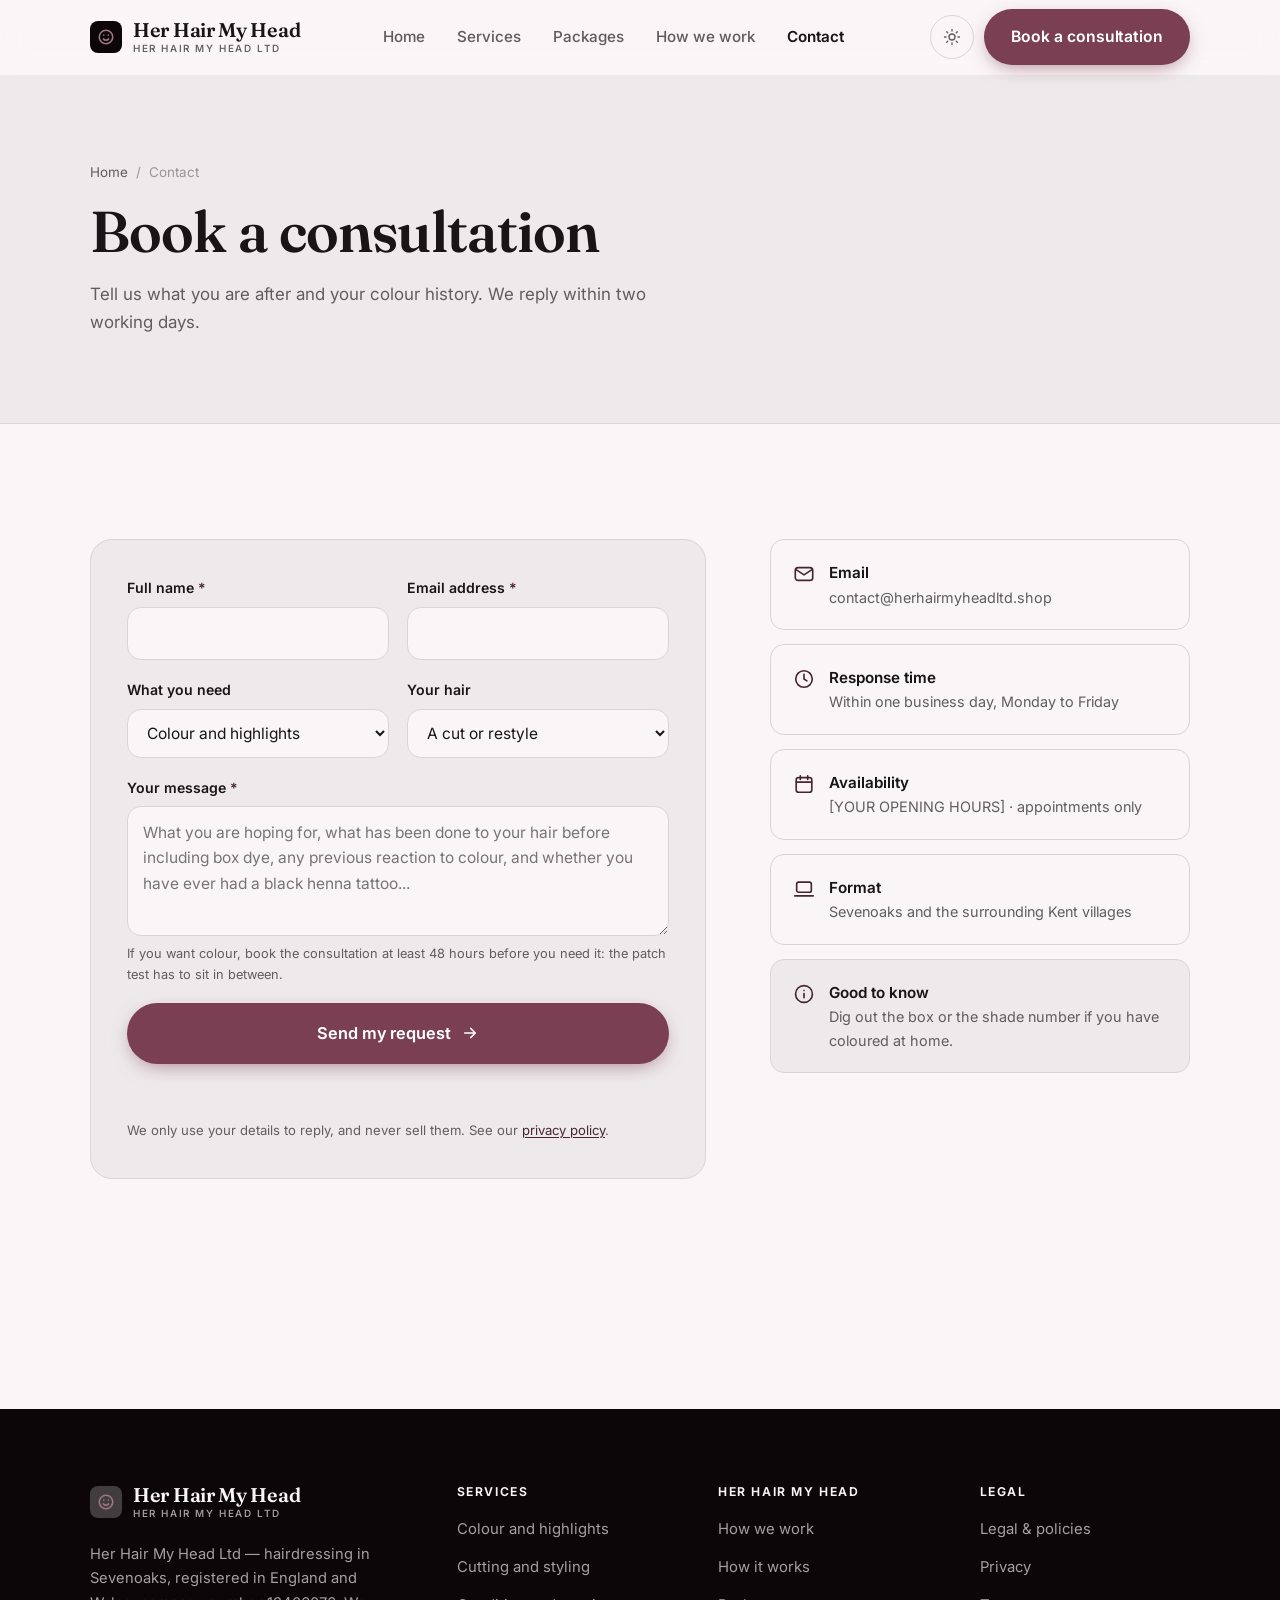
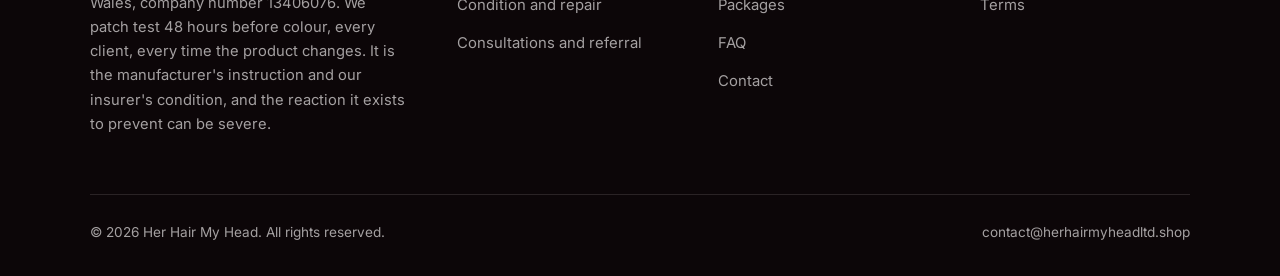
<file: contact.html>
<!DOCTYPE html>
<html lang="en" class="no-js">
<head>
<meta charset="utf-8">
<meta name="viewport" content="width=device-width, initial-scale=1">
<title>Contact — Her Hair My Head</title>
<meta name="description" content="Contact Her Hair My Head Ltd in Sevenoaks to book a consultation and patch test. We reply within two working days.">
<link rel="canonical" href="https://herhairmyheadltd.shop/contact.html">

<meta property="og:type" content="website">
<meta property="og:url" content="https://herhairmyheadltd.shop/contact.html">
<meta property="og:site_name" content="Her Hair My Head">
<meta property="og:locale" content="en_US">
<meta property="og:title" content="Contact — Her Hair My Head">
<meta property="og:description" content="Contact Her Hair My Head Ltd in Sevenoaks to book a consultation and patch test. We reply within two working days.">
<meta name="theme-color" content="#0c0608">

<link rel="icon" href="assets/img/favicon.svg" type="image/svg+xml">
<link rel="preconnect" href="https://fonts.googleapis.com">
<link rel="preconnect" href="https://fonts.gstatic.com" crossorigin>
<link rel="stylesheet" href="https://fonts.googleapis.com/css2?family=Fraunces:wght@400;500;600;700&family=Inter:wght@400..700&display=swap">
<link rel="stylesheet" href="assets/css/style.css">

<!-- Thème appliqué avant le premier rendu (évite le flash) -->
<script>
document.documentElement.classList.remove('no-js');
(function(){try{var t=localStorage.getItem('site-theme');if(t){document.documentElement.setAttribute('data-theme',t);}}catch(e){}})();
</script>
</head>

<body>
<a class="skip-link" href="#main">Skip to main content</a>

<header class="site-header">
  <nav class="wrap nav" aria-label="Main navigation">
    <a class="brand" href="index.html">
      <svg class="brand__mark" viewBox="0 0 64 64" aria-hidden="true">
        <rect class="bm-bg" width="64" height="64" rx="16"/>
        <g class="bm-ic" transform="translate(14 14) scale(1.5)" fill="none" stroke-width="2.1" stroke-linecap="round" stroke-linejoin="round"><circle cx="12" cy="12" r="9"/><path d="M8.5 14.5c1 1.2 2.2 1.8 3.5 1.8s2.5-.6 3.5-1.8M9 9.5h.01M15 9.5h.01"/></g>
      </svg>
      <span>Her Hair My Head<span class="brand__sub">HER HAIR MY HEAD LTD</span></span>
    </a>

    <ul class="nav__links" id="nav-links">
      <li><a href="index.html">Home</a></li>
      <li><a href="programs.html">Services</a></li>
      <li><a href="index.html#pricing">Packages</a></li>
      <li><a href="about.html">How we work</a></li>
      <li><a href="contact.html" aria-current="page">Contact</a></li>
      <li><a class="btn btn--primary" href="contact.html">Book a consultation</a></li>
    </ul>

    <div class="nav__cta">
      <button class="theme-toggle" type="button" aria-label="Switch to dark theme">
        <svg class="icon-sun" viewBox="0 0 24 24" fill="none" stroke="currentColor" stroke-width="1.8" stroke-linecap="round" aria-hidden="true"><circle cx="12" cy="12" r="4"/><path d="M12 2v2m0 16v2M2 12h2m16 0h2M4.9 4.9l1.4 1.4m11.4 11.4 1.4 1.4M19.1 4.9l-1.4 1.4M6.3 17.7l-1.4 1.4"/></svg>
        <svg class="icon-moon" viewBox="0 0 24 24" fill="none" stroke="currentColor" stroke-width="1.8" stroke-linecap="round" stroke-linejoin="round" aria-hidden="true"><path d="M21 12.8A9 9 0 1 1 11.2 3a7 7 0 0 0 9.8 9.8z"/></svg>
      </button>
      <a class="btn btn--primary" href="contact.html">Book a consultation</a>
      <button class="nav__toggle" type="button" aria-expanded="false" aria-controls="nav-links" aria-label="Open menu">
        <svg class="icon-open" viewBox="0 0 24 24" fill="none" stroke="currentColor" stroke-width="2" stroke-linecap="round" aria-hidden="true"><path d="M3 6h18M3 12h18M3 18h18"/></svg>
        <svg class="icon-close" viewBox="0 0 24 24" fill="none" stroke="currentColor" stroke-width="2" stroke-linecap="round" aria-hidden="true"><path d="M6 6l12 12M18 6L6 18"/></svg>
      </button>
    </div>
  </nav>
</header>

<main id="main">

<section class="page-head">
  <div class="wrap">
    <nav class="breadcrumb" aria-label="Breadcrumb">
      <a href="index.html">Home</a><span>/</span><span aria-current="page">Contact</span>
    </nav>
    <h1>Book a consultation</h1>
    <p>Tell us what you are after and your colour history. We reply within two working days.</p>
  </div>
</section>

<section class="section wrap">
  <div class="form-layout">

    <!--
      FORM: the action attribute holds a placeholder id. Create a free form at
      https://formspree.io and replace VOTRE_ID_FORMSPREE. Until then, the button
      opens the visitor's email app with a pre-filled message to contact@herhairmyheadltd.shop.
    -->
    <form class="form" id="contact-form" action="https://formspree.io/f/VOTRE_ID_FORMSPREE" method="POST"
          data-email="contact@herhairmyheadltd.shop" data-subject="Appointment enquiry"
          data-msg-mail="Your email app will open with the message ready to send." data-msg-sending="Sending…"
          data-msg-ok="Thanks! Your message is on its way. We reply within one business day." data-msg-err="Sending failed. Please email us directly at">
      <div class="form__row">
        <div class="field">
          <label for="nom">Full name <span class="req" aria-hidden="true">*</span></label>
          <input type="text" id="nom" name="nom" autocomplete="name" required>
        </div>
        <div class="field">
          <label for="email">Email address <span class="req" aria-hidden="true">*</span></label>
          <input type="email" id="email" name="email" autocomplete="email" required>
        </div>
      </div>

      <div class="form__row">
        <div class="field">
          <label for="programme">What you need</label>
          <select id="programme" name="programme">
            <option>Colour and highlights</option>
            <option>Cutting and styling</option>
            <option>Condition and repair</option>
            <option>Consultations and referral</option>
            <option>Not sure yet</option>
          </select>
        </div>
        <div class="field">
          <label for="niveau">Your hair</label>
          <select id="niveau" name="niveau">
            <option>A cut or restyle</option>
            <option>Colour or highlights</option>
            <option>Damaged hair</option>
            <option>Just a consultation</option>
          </select>
        </div>
      </div>

      <div class="field">
        <label for="message">Your message <span class="req" aria-hidden="true">*</span></label>
        <textarea id="message" name="message" required placeholder="What you are hoping for, what has been done to your hair before including box dye, any previous reaction to colour, and whether you have ever had a black henna tattoo..."></textarea>
        <span class="field__hint">If you want colour, book the consultation at least 48 hours before you need it: the patch test has to sit in between.</span>
      </div>

      <!-- Bot trap: hidden from humans -->
      <div class="visually-hidden" aria-hidden="true">
        <label for="site-web">Leave this field empty</label>
        <input type="text" id="site-web" name="_gotcha" tabindex="-1" autocomplete="off">
      </div>

      <button class="btn btn--primary btn--lg" type="submit">Send my request <svg viewBox="0 0 24 24" fill="none" stroke="currentColor" stroke-width="2.2" stroke-linecap="round" stroke-linejoin="round" aria-hidden="true"><path d="M5 12h14M13 6l6 6-6 6"/></svg></button>

      <p id="form-status" class="form__status" role="status" aria-live="polite"></p>

      <p class="form__note">
        We only use your details to reply, and never sell them. See our <a href="legal.html#privacy">privacy policy</a>.
      </p>
    </form>

    <aside class="contact-aside">
      <div class="contact-card">
        <svg viewBox="0 0 24 24" fill="none" stroke="currentColor" stroke-width="1.8" stroke-linecap="round" stroke-linejoin="round" aria-hidden="true"><rect x="2.5" y="5" width="19" height="14" rx="3"/><path d="M3 7l9 6 9-6"/></svg>
        <div><b>Email</b><a href="mailto:contact@herhairmyheadltd.shop">contact@herhairmyheadltd.shop</a></div>
      </div>
      <div class="contact-card">
        <svg viewBox="0 0 24 24" fill="none" stroke="currentColor" stroke-width="1.8" stroke-linecap="round" stroke-linejoin="round" aria-hidden="true"><circle cx="12" cy="12" r="9"/><path d="M12 7v5l3.2 2"/></svg>
        <div><b>Response time</b><span>Within one business day, Monday to Friday</span></div>
      </div>
      <div class="contact-card">
        <svg viewBox="0 0 24 24" fill="none" stroke="currentColor" stroke-width="1.8" stroke-linecap="round" stroke-linejoin="round" aria-hidden="true"><rect x="3.5" y="5" width="17" height="16" rx="2.5"/><path d="M8 3v4M16 3v4M3.5 10h17"/></svg>
        <div><b>Availability</b><span>[YOUR OPENING HOURS] · appointments only</span></div>
      </div>
      <div class="contact-card">
        <svg viewBox="0 0 24 24" fill="none" stroke="currentColor" stroke-width="1.8" stroke-linecap="round" stroke-linejoin="round" aria-hidden="true"><rect x="4" y="4.5" width="16" height="11" rx="2"/><path d="M2 19.5h20"/></svg>
        <div><b>Format</b><span>Sevenoaks and the surrounding Kent villages</span></div>
      </div>
      <div class="contact-card contact-card--soft">
        <svg viewBox="0 0 24 24" fill="none" stroke="currentColor" stroke-width="1.8" stroke-linecap="round" stroke-linejoin="round" aria-hidden="true"><circle cx="12" cy="12" r="9.2"/><path d="M12 16v-4.5M12 8.2v.1"/></svg>
        <div><b>Good to know</b><span>Dig out the box or the shade number if you have coloured at home.</span></div>
      </div>
    </aside>

  </div>
</section>

</main>

<footer class="site-footer">
  <div class="wrap">
    <div class="footer__grid">
      <div class="footer__brand">
        <a class="brand" href="index.html">
          <svg class="brand__mark" viewBox="0 0 64 64" aria-hidden="true">
        <rect class="bm-bg" width="64" height="64" rx="16"/>
        <g class="bm-ic" transform="translate(14 14) scale(1.5)" fill="none" stroke-width="2.1" stroke-linecap="round" stroke-linejoin="round"><circle cx="12" cy="12" r="9"/><path d="M8.5 14.5c1 1.2 2.2 1.8 3.5 1.8s2.5-.6 3.5-1.8M9 9.5h.01M15 9.5h.01"/></g>
      </svg>
          <span>Her Hair My Head<span class="brand__sub">HER HAIR MY HEAD LTD</span></span>
        </a>
        <p>Her Hair My Head Ltd — hairdressing in Sevenoaks, registered in England and Wales, company number 13406076. We patch test 48 hours before colour, every client, every time the product changes. It is the manufacturer's instruction and our insurer's condition, and the reaction it exists to prevent can be severe.</p>
      </div>

      <div class="footer__col">
        <h4>Services</h4>
        <ul>
          <li><a href="programs.html#colour">Colour and highlights</a></li>
          <li><a href="programs.html#cutting">Cutting and styling</a></li>
          <li><a href="programs.html#condition">Condition and repair</a></li>
          <li><a href="programs.html#consult">Consultations and referral</a></li>
        </ul>
      </div>

      <div class="footer__col">
        <h4>Her Hair My Head</h4>
        <ul>
          <li><a href="about.html">How we work</a></li>
          <li><a href="index.html#how-it-works">How it works</a></li>
          <li><a href="index.html#pricing">Packages</a></li>
          <li><a href="index.html#faq">FAQ</a></li>
          <li><a href="contact.html">Contact</a></li>
        </ul>
      </div>

      <div class="footer__col">
        <h4>Legal</h4>
        <ul>
          <li><a href="legal.html">Legal &amp; policies</a></li>
          <li><a href="legal.html#privacy">Privacy</a></li>
          <li><a href="legal.html#terms">Terms</a></li>
        </ul>
      </div>
    </div>

    <div class="footer__bottom">
      <p>© <span data-year>2026</span> Her Hair My Head. All rights reserved.</p>
      <p><a href="mailto:contact@herhairmyheadltd.shop">contact@herhairmyheadltd.shop</a></p>
    </div>
  </div>
</footer>

<script src="assets/js/main.js" defer></script>
</body>
</html>
</file>
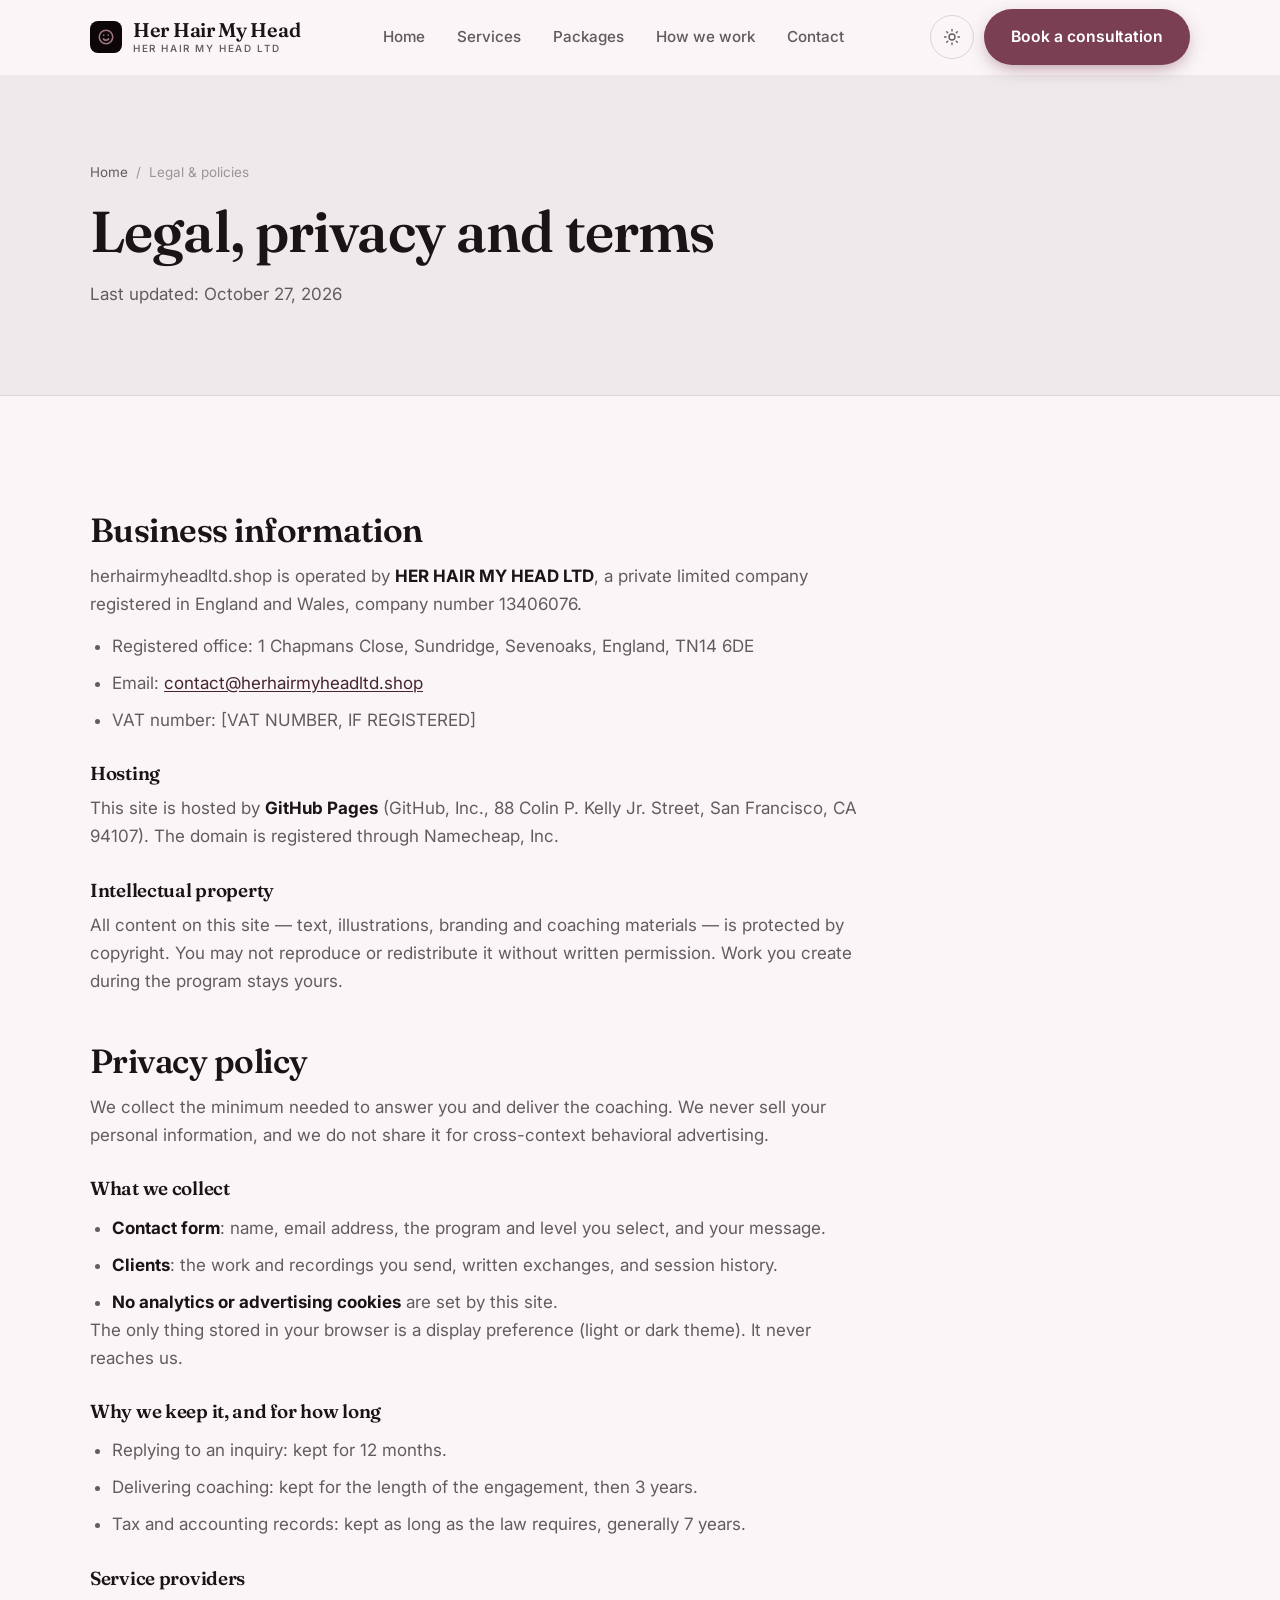
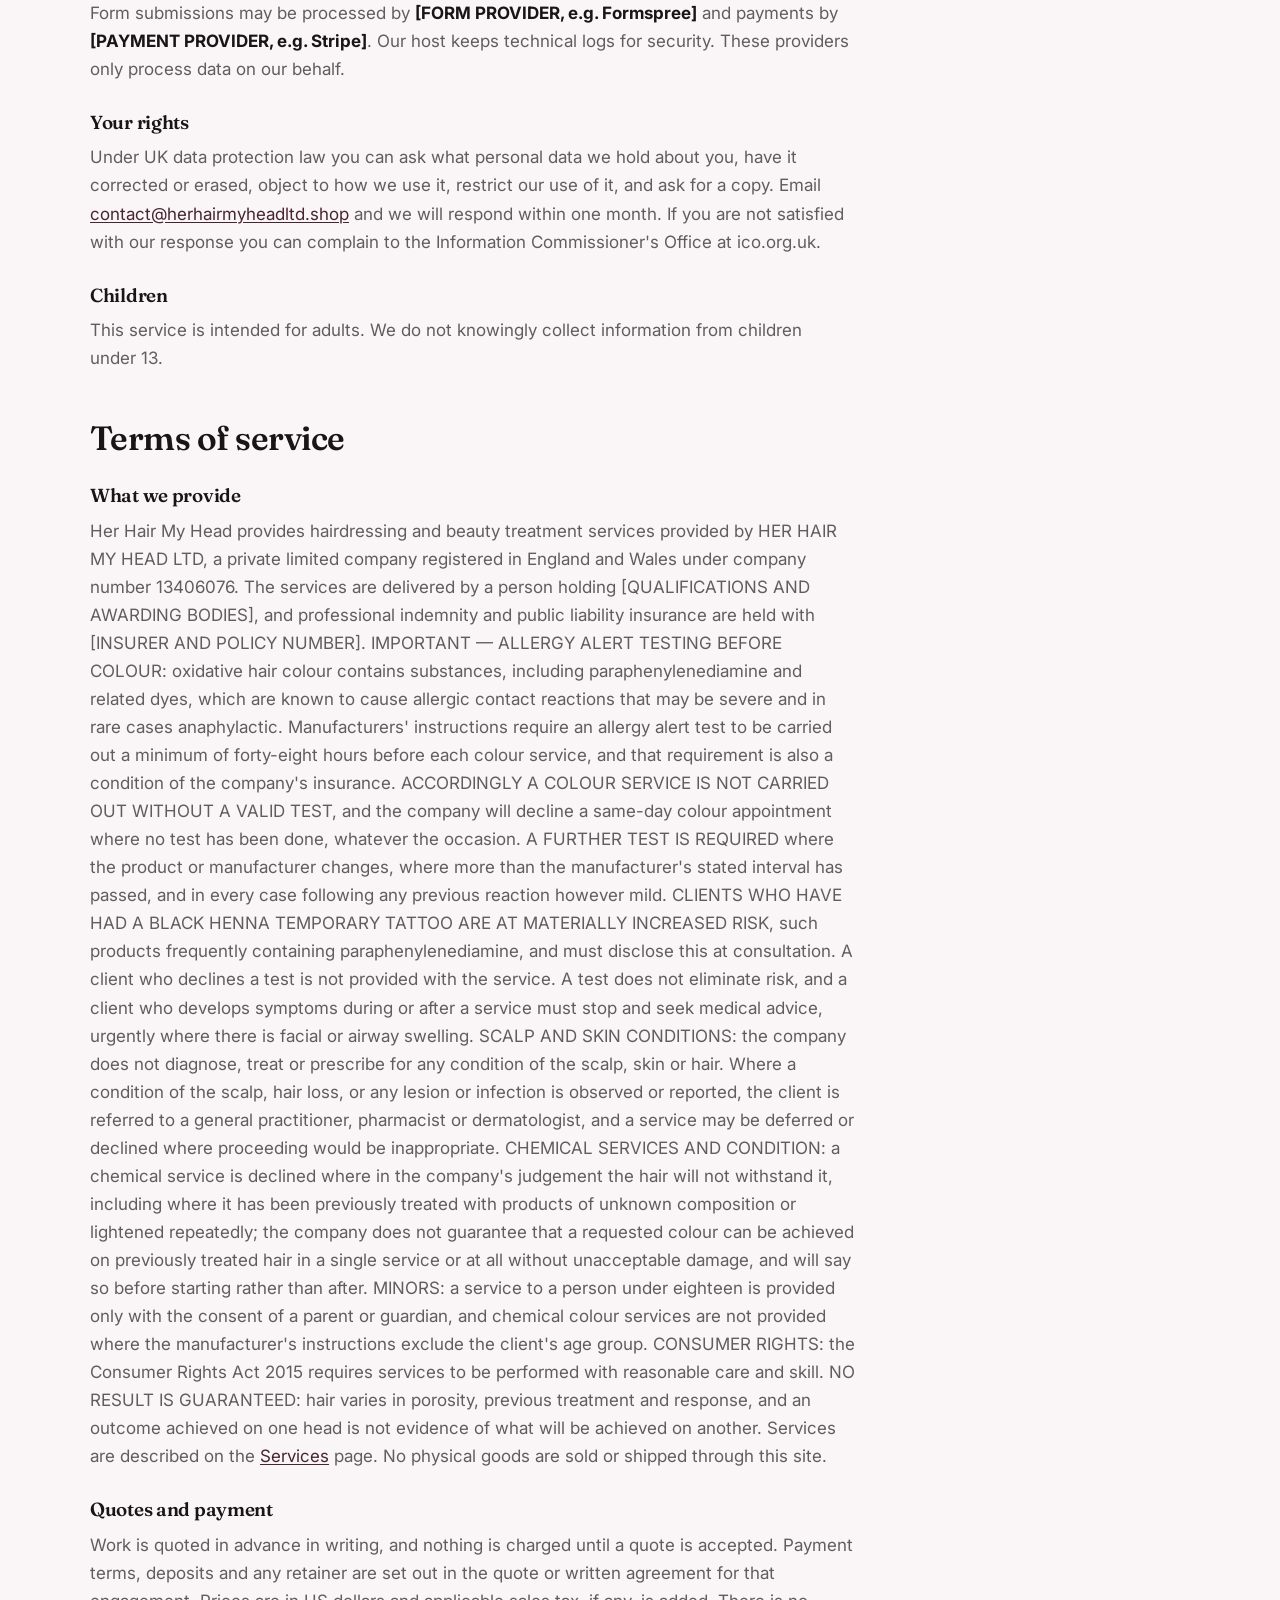
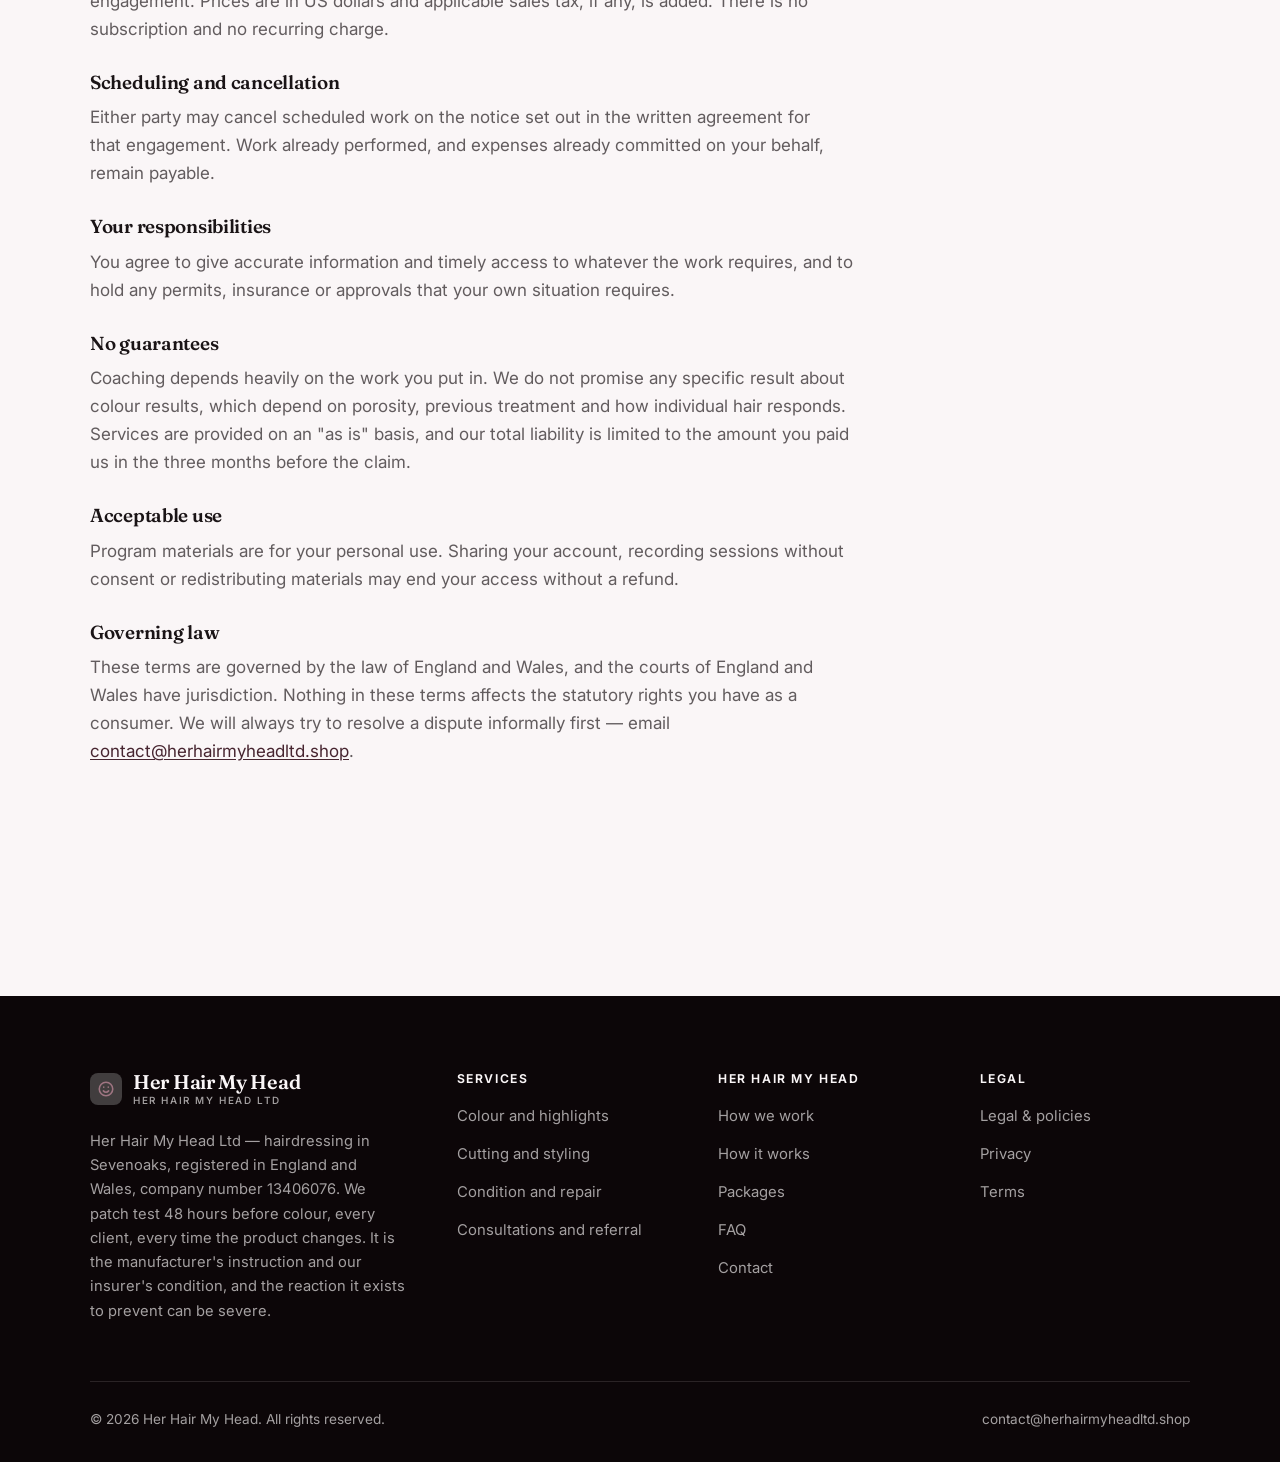
<file: legal.html>
<!DOCTYPE html>
<html lang="en" class="no-js">
<head>
<meta charset="utf-8">
<meta name="viewport" content="width=device-width, initial-scale=1">
<title>Legal, privacy and terms — Her Hair My Head</title>
<meta name="description" content="Business information, privacy policy and terms of service for Her Hair My Head.">
<meta name="robots" content="noindex">

<meta property="og:type" content="website">
<meta property="og:url" content="https://herhairmyheadltd.shop/legal.html">
<meta property="og:site_name" content="Her Hair My Head">
<meta property="og:locale" content="en_US">
<meta property="og:title" content="Legal, privacy and terms — Her Hair My Head">
<meta property="og:description" content="Business information, privacy policy and terms of service for Her Hair My Head.">
<meta name="theme-color" content="#0c0608">

<link rel="icon" href="assets/img/favicon.svg" type="image/svg+xml">
<link rel="preconnect" href="https://fonts.googleapis.com">
<link rel="preconnect" href="https://fonts.gstatic.com" crossorigin>
<link rel="stylesheet" href="https://fonts.googleapis.com/css2?family=Fraunces:wght@400;500;600;700&family=Inter:wght@400..700&display=swap">
<link rel="stylesheet" href="assets/css/style.css">

<!-- Thème appliqué avant le premier rendu (évite le flash) -->
<script>
document.documentElement.classList.remove('no-js');
(function(){try{var t=localStorage.getItem('site-theme');if(t){document.documentElement.setAttribute('data-theme',t);}}catch(e){}})();
</script>
</head>

<body>
<a class="skip-link" href="#main">Skip to main content</a>

<header class="site-header">
  <nav class="wrap nav" aria-label="Main navigation">
    <a class="brand" href="index.html">
      <svg class="brand__mark" viewBox="0 0 64 64" aria-hidden="true">
        <rect class="bm-bg" width="64" height="64" rx="16"/>
        <g class="bm-ic" transform="translate(14 14) scale(1.5)" fill="none" stroke-width="2.1" stroke-linecap="round" stroke-linejoin="round"><circle cx="12" cy="12" r="9"/><path d="M8.5 14.5c1 1.2 2.2 1.8 3.5 1.8s2.5-.6 3.5-1.8M9 9.5h.01M15 9.5h.01"/></g>
      </svg>
      <span>Her Hair My Head<span class="brand__sub">HER HAIR MY HEAD LTD</span></span>
    </a>

    <ul class="nav__links" id="nav-links">
      <li><a href="index.html">Home</a></li>
      <li><a href="programs.html">Services</a></li>
      <li><a href="index.html#pricing">Packages</a></li>
      <li><a href="about.html">How we work</a></li>
      <li><a href="contact.html">Contact</a></li>
      <li><a class="btn btn--primary" href="contact.html">Book a consultation</a></li>
    </ul>

    <div class="nav__cta">
      <button class="theme-toggle" type="button" aria-label="Switch to dark theme">
        <svg class="icon-sun" viewBox="0 0 24 24" fill="none" stroke="currentColor" stroke-width="1.8" stroke-linecap="round" aria-hidden="true"><circle cx="12" cy="12" r="4"/><path d="M12 2v2m0 16v2M2 12h2m16 0h2M4.9 4.9l1.4 1.4m11.4 11.4 1.4 1.4M19.1 4.9l-1.4 1.4M6.3 17.7l-1.4 1.4"/></svg>
        <svg class="icon-moon" viewBox="0 0 24 24" fill="none" stroke="currentColor" stroke-width="1.8" stroke-linecap="round" stroke-linejoin="round" aria-hidden="true"><path d="M21 12.8A9 9 0 1 1 11.2 3a7 7 0 0 0 9.8 9.8z"/></svg>
      </button>
      <a class="btn btn--primary" href="contact.html">Book a consultation</a>
      <button class="nav__toggle" type="button" aria-expanded="false" aria-controls="nav-links" aria-label="Open menu">
        <svg class="icon-open" viewBox="0 0 24 24" fill="none" stroke="currentColor" stroke-width="2" stroke-linecap="round" aria-hidden="true"><path d="M3 6h18M3 12h18M3 18h18"/></svg>
        <svg class="icon-close" viewBox="0 0 24 24" fill="none" stroke="currentColor" stroke-width="2" stroke-linecap="round" aria-hidden="true"><path d="M6 6l12 12M18 6L6 18"/></svg>
      </button>
    </div>
  </nav>
</header>

<main id="main">

<section class="page-head">
  <div class="wrap">
    <nav class="breadcrumb" aria-label="Breadcrumb">
      <a href="index.html">Home</a><span>/</span><span aria-current="page">Legal &amp; policies</span>
    </nav>
    <h1>Legal, privacy and terms</h1>
    <p>Last updated: <time datetime="2026-10-27">October 27, 2026</time></p>
  </div>
</section>

<section class="section wrap">
  <div class="prose">

    <!--
      TO DO: this is a skeleton, not legal advice. Replace every [BRACKET] with
      your real details before selling, and have a lawyer review it if you can.
      Consumer protection rules differ by state.
    -->

    <h2 id="business">Business information</h2>
    <p>
      herhairmyheadltd.shop is operated by <strong>HER HAIR MY HEAD LTD</strong>, a private limited
      company registered in England and Wales, company number 13406076.
    </p>
    <ul>
      <li>Registered office: 1 Chapmans Close, Sundridge, Sevenoaks, England, TN14 6DE</li>
      <li>Email: <a href="mailto:contact@herhairmyheadltd.shop">contact@herhairmyheadltd.shop</a></li>
      <li>VAT number: [VAT NUMBER, IF REGISTERED]</li>
    </ul>

    <h3>Hosting</h3>
    <p>
      This site is hosted by <strong>GitHub Pages</strong> (GitHub, Inc., 88 Colin P. Kelly Jr. Street,
      San Francisco, CA 94107). The domain is registered through Namecheap, Inc.
    </p>

    <h3>Intellectual property</h3>
    <p>
      All content on this site — text, illustrations, branding and coaching materials — is protected by
      copyright. You may not reproduce or redistribute it without written permission. Work you create during
      the program stays yours.
    </p>

    <h2 id="privacy">Privacy policy</h2>
    <p>
      We collect the minimum needed to answer you and deliver the coaching. We never sell your personal
      information, and we do not share it for cross-context behavioral advertising.
    </p>
    <h3>What we collect</h3>
    <ul>
      <li><strong>Contact form</strong>: name, email address, the program and level you select, and your message.</li>
      <li><strong>Clients</strong>: the work and recordings you send, written exchanges, and session history.</li>
      <li><strong>No analytics or advertising cookies</strong> are set by this site.</li>
    </ul>
    <p>
      The only thing stored in your browser is a display preference (light or dark theme). It never reaches us.
    </p>
    <h3>Why we keep it, and for how long</h3>
    <ul>
      <li>Replying to an inquiry: kept for 12 months.</li>
      <li>Delivering coaching: kept for the length of the engagement, then 3 years.</li>
      <li>Tax and accounting records: kept as long as the law requires, generally 7 years.</li>
    </ul>
    <h3>Service providers</h3>
    <p>
      Form submissions may be processed by <strong>[FORM PROVIDER, e.g. Formspree]</strong> and payments by
      <strong>[PAYMENT PROVIDER, e.g. Stripe]</strong>. Our host keeps technical logs for security. These
      providers only process data on our behalf.
    </p>
    <h3>Your rights</h3>
    <p>
      Under UK data protection law you can ask what personal data we hold about you, have it corrected or
      erased, object to how we use it, restrict our use of it, and ask for a copy. Email
      <a href="mailto:contact@herhairmyheadltd.shop">contact@herhairmyheadltd.shop</a> and we will respond within one month. If you are not satisfied with
      our response you can complain to the Information Commissioner's Office at ico.org.uk.
    </p>
    <h3>Children</h3>
    <p>
      This service is intended for adults. We do not knowingly collect information from children under 13.
    </p>

    <h2 id="terms">Terms of service</h2>
    <h3>What we provide</h3>
    <p>
      Her Hair My Head provides hairdressing and beauty treatment services provided by HER HAIR MY HEAD LTD, a private limited company registered in England and Wales under company number 13406076. The services are delivered by a person holding [QUALIFICATIONS AND AWARDING BODIES], and professional indemnity and public liability insurance are held with [INSURER AND POLICY NUMBER]. IMPORTANT — ALLERGY ALERT TESTING BEFORE COLOUR: oxidative hair colour contains substances, including paraphenylenediamine and related dyes, which are known to cause allergic contact reactions that may be severe and in rare cases anaphylactic. Manufacturers' instructions require an allergy alert test to be carried out a minimum of forty-eight hours before each colour service, and that requirement is also a condition of the company's insurance. ACCORDINGLY A COLOUR SERVICE IS NOT CARRIED OUT WITHOUT A VALID TEST, and the company will decline a same-day colour appointment where no test has been done, whatever the occasion. A FURTHER TEST IS REQUIRED where the product or manufacturer changes, where more than the manufacturer's stated interval has passed, and in every case following any previous reaction however mild. CLIENTS WHO HAVE HAD A BLACK HENNA TEMPORARY TATTOO ARE AT MATERIALLY INCREASED RISK, such products frequently containing paraphenylenediamine, and must disclose this at consultation. A client who declines a test is not provided with the service. A test does not eliminate risk, and a client who develops symptoms during or after a service must stop and seek medical advice, urgently where there is facial or airway swelling. SCALP AND SKIN CONDITIONS: the company does not diagnose, treat or prescribe for any condition of the scalp, skin or hair. Where a condition of the scalp, hair loss, or any lesion or infection is observed or reported, the client is referred to a general practitioner, pharmacist or dermatologist, and a service may be deferred or declined where proceeding would be inappropriate. CHEMICAL SERVICES AND CONDITION: a chemical service is declined where in the company's judgement the hair will not withstand it, including where it has been previously treated with products of unknown composition or lightened repeatedly; the company does not guarantee that a requested colour can be achieved on previously treated hair in a single service or at all without unacceptable damage, and will say so before starting rather than after. MINORS: a service to a person under eighteen is provided only with the consent of a parent or guardian, and chemical colour services are not provided where the manufacturer's instructions exclude the client's age group. CONSUMER RIGHTS: the Consumer Rights Act 2015 requires services to be performed with reasonable care and skill. NO RESULT IS GUARANTEED: hair varies in porosity, previous treatment and response, and an outcome achieved on one head is not evidence of what will be achieved on another. Services are described on the
      <a href="programs.html">Services</a> page. No physical goods are sold or shipped through this site.
    </p>
    <h3>Quotes and payment</h3>
    <p>
      Work is quoted in advance in writing, and nothing is charged until a quote is accepted. Payment terms,
      deposits and any retainer are set out in the quote or written agreement for that engagement. Prices are in
      US dollars and applicable sales tax, if any, is added. There is no subscription and no recurring charge.
    </p>
    <h3>Scheduling and cancellation</h3>
    <p>
      Either party may cancel scheduled work on the notice set out in the written agreement for that engagement.
      Work already performed, and expenses already committed on your behalf, remain payable.
    </p>
    <h3>Your responsibilities</h3>
    <p>
      You agree to give accurate information and timely access to whatever the work requires, and to hold any
      permits, insurance or approvals that your own situation requires.
    </p>

    <h3>No guarantees</h3>
    <p>
      Coaching depends heavily on the work you put in. We do not promise any specific result
      about colour results, which depend on porosity, previous treatment and how individual hair responds. Services are provided on an "as is" basis, and our total
      liability is limited to the amount you paid us in the three months before the claim.
    </p>
    <h3>Acceptable use</h3>
    <p>
      Program materials are for your personal use. Sharing your account, recording sessions without consent
      or redistributing materials may end your access without a refund.
    </p>
    <h3>Governing law</h3>
    <p>
      These terms are governed by the law of England and Wales, and the courts of England and Wales have
      jurisdiction. Nothing in these terms affects the statutory rights you have as a consumer. We will always
      try to resolve a dispute informally first — email <a href="mailto:contact@herhairmyheadltd.shop">contact@herhairmyheadltd.shop</a>.
    </p>

  </div>
</section>

</main>

<footer class="site-footer">
  <div class="wrap">
    <div class="footer__grid">
      <div class="footer__brand">
        <a class="brand" href="index.html">
          <svg class="brand__mark" viewBox="0 0 64 64" aria-hidden="true">
        <rect class="bm-bg" width="64" height="64" rx="16"/>
        <g class="bm-ic" transform="translate(14 14) scale(1.5)" fill="none" stroke-width="2.1" stroke-linecap="round" stroke-linejoin="round"><circle cx="12" cy="12" r="9"/><path d="M8.5 14.5c1 1.2 2.2 1.8 3.5 1.8s2.5-.6 3.5-1.8M9 9.5h.01M15 9.5h.01"/></g>
      </svg>
          <span>Her Hair My Head<span class="brand__sub">HER HAIR MY HEAD LTD</span></span>
        </a>
        <p>Her Hair My Head Ltd — hairdressing in Sevenoaks, registered in England and Wales, company number 13406076. We patch test 48 hours before colour, every client, every time the product changes. It is the manufacturer's instruction and our insurer's condition, and the reaction it exists to prevent can be severe.</p>
      </div>

      <div class="footer__col">
        <h4>Services</h4>
        <ul>
          <li><a href="programs.html#colour">Colour and highlights</a></li>
          <li><a href="programs.html#cutting">Cutting and styling</a></li>
          <li><a href="programs.html#condition">Condition and repair</a></li>
          <li><a href="programs.html#consult">Consultations and referral</a></li>
        </ul>
      </div>

      <div class="footer__col">
        <h4>Her Hair My Head</h4>
        <ul>
          <li><a href="about.html">How we work</a></li>
          <li><a href="index.html#how-it-works">How it works</a></li>
          <li><a href="index.html#pricing">Packages</a></li>
          <li><a href="index.html#faq">FAQ</a></li>
          <li><a href="contact.html">Contact</a></li>
        </ul>
      </div>

      <div class="footer__col">
        <h4>Legal</h4>
        <ul>
          <li><a href="legal.html">Legal &amp; policies</a></li>
          <li><a href="legal.html#privacy">Privacy</a></li>
          <li><a href="legal.html#terms">Terms</a></li>
        </ul>
      </div>
    </div>

    <div class="footer__bottom">
      <p>© <span data-year>2026</span> Her Hair My Head. All rights reserved.</p>
      <p><a href="mailto:contact@herhairmyheadltd.shop">contact@herhairmyheadltd.shop</a></p>
    </div>
  </div>
</footer>

<script src="assets/js/main.js" defer></script>
</body>
</html>
</file>
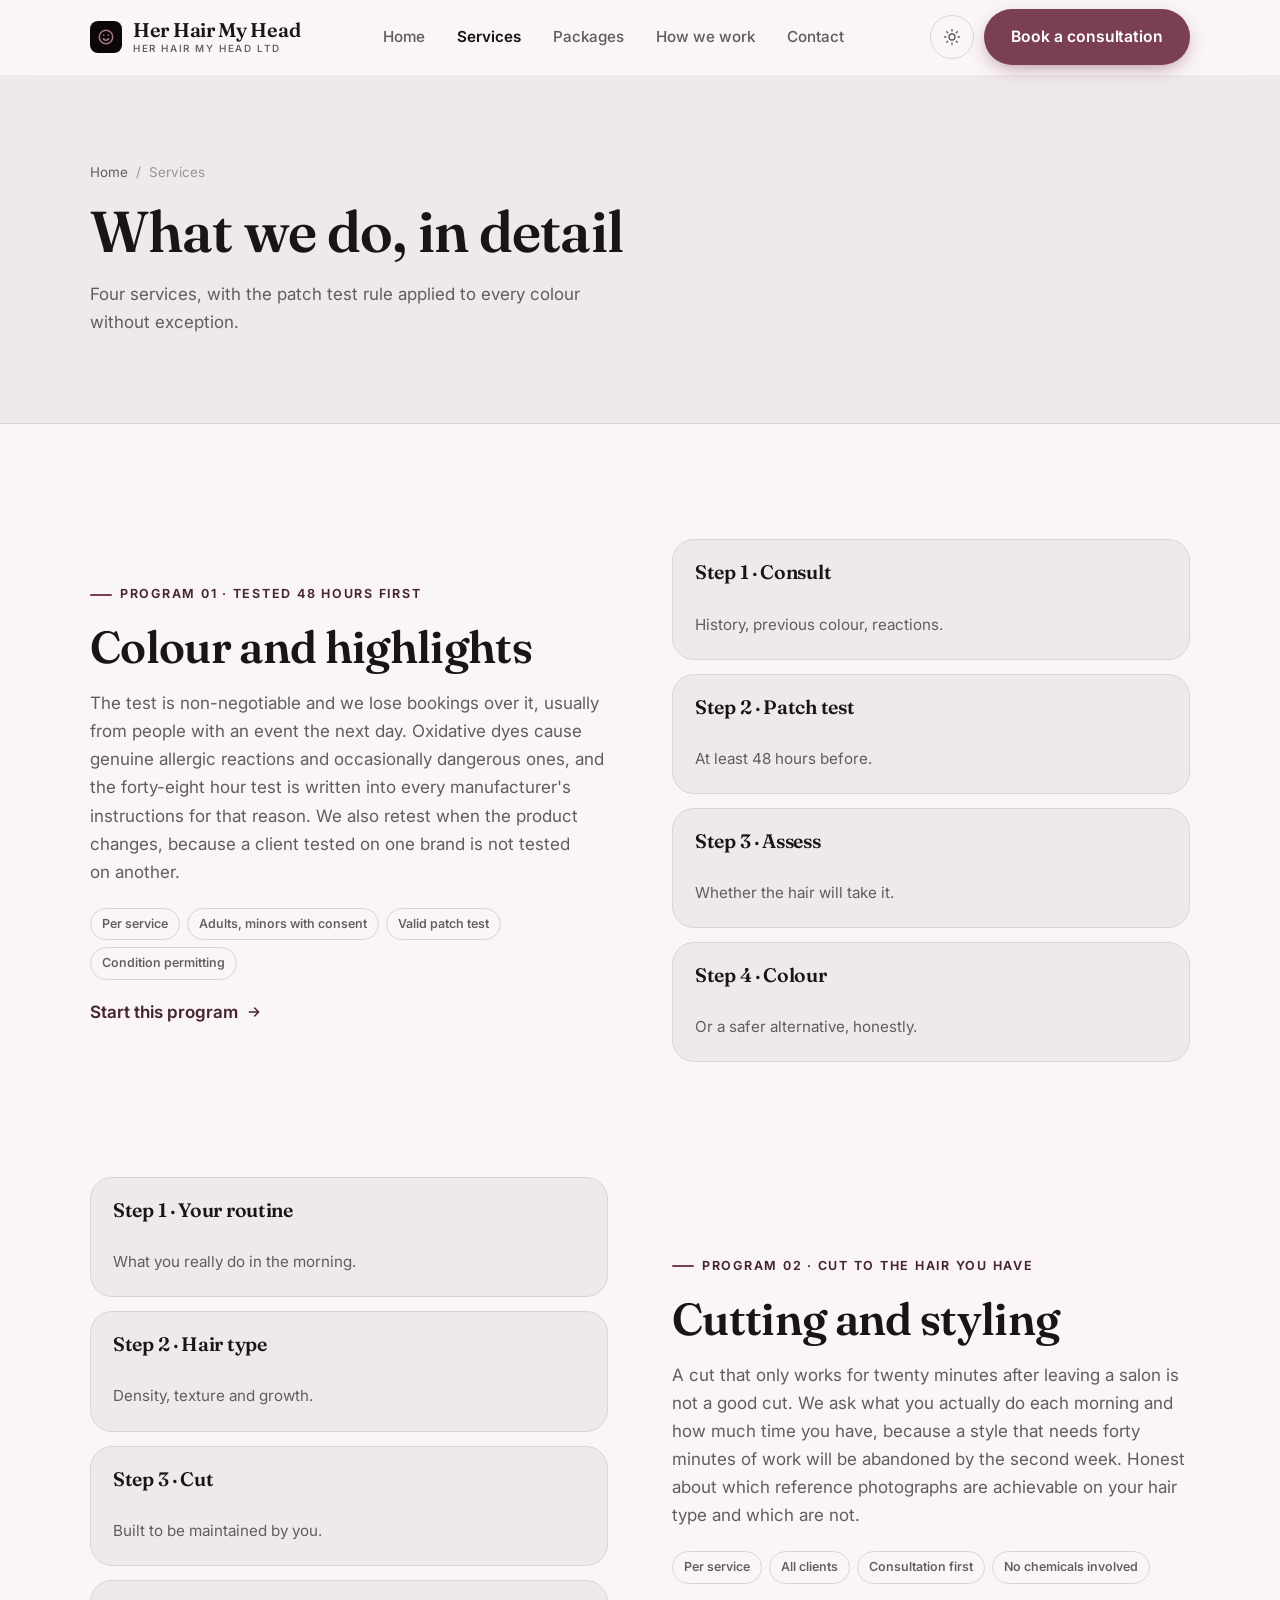
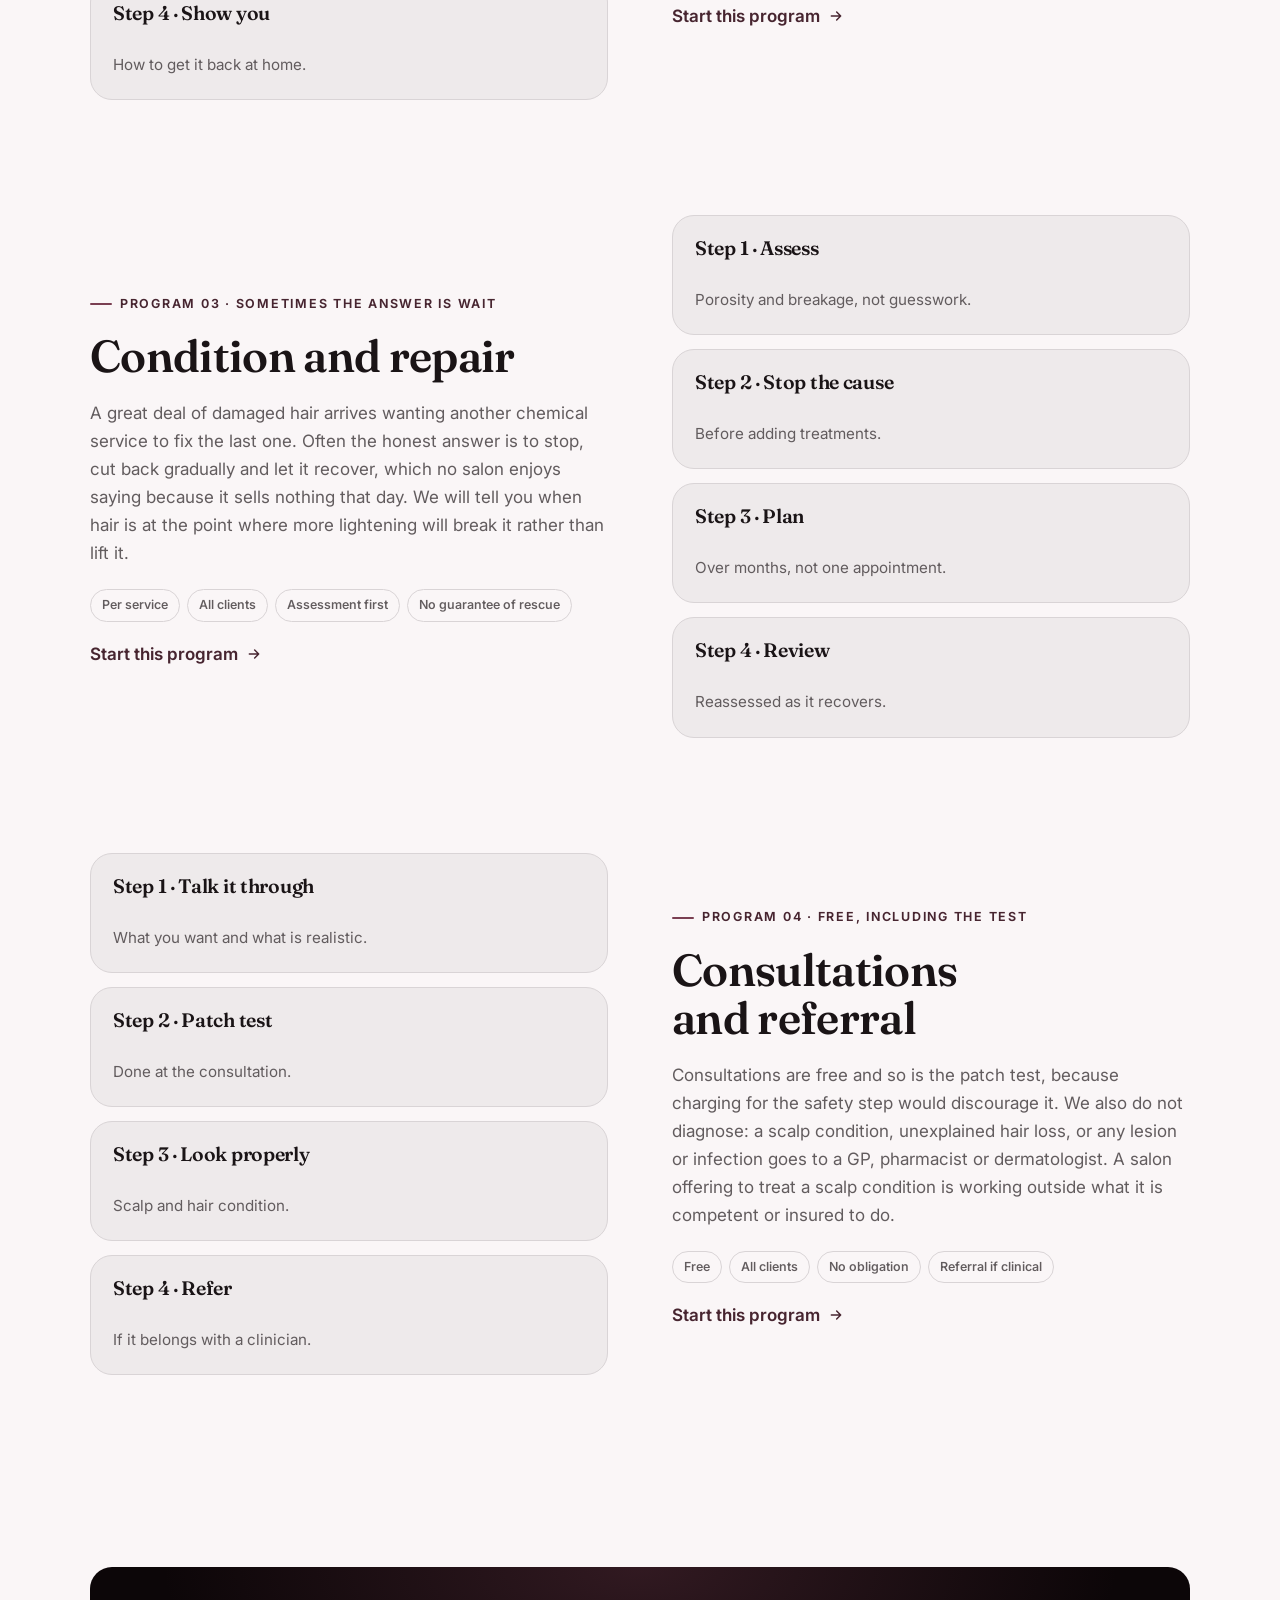
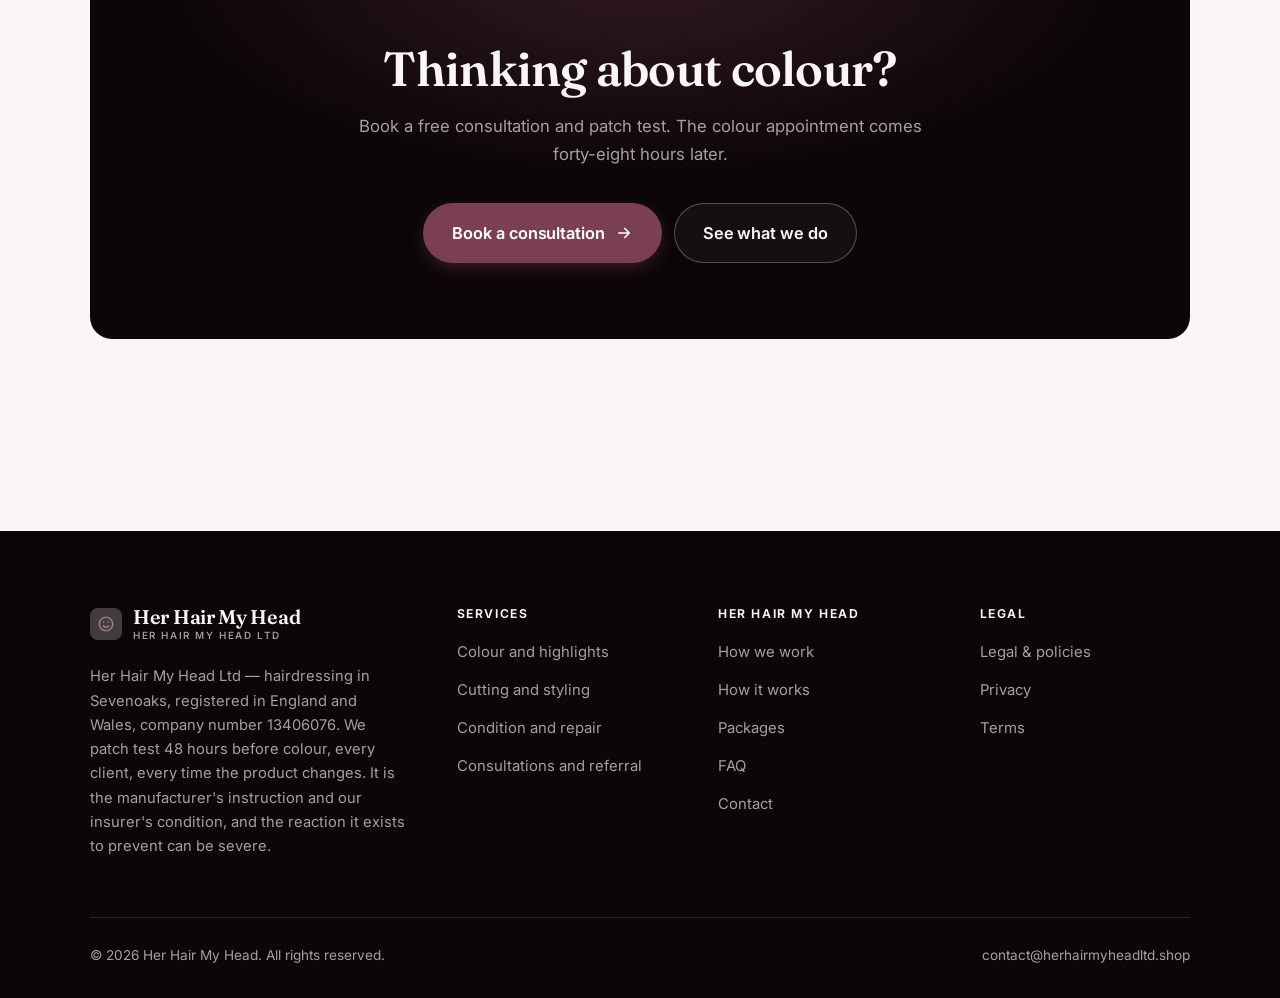
<file: programs.html>
<!DOCTYPE html>
<html lang="en" class="no-js">
<head>
<meta charset="utf-8">
<meta name="viewport" content="width=device-width, initial-scale=1">
<title>Services — Her Hair My Head</title>
<meta name="description" content="What Her Hair My Head Ltd does: colour and highlights, cutting and styling, condition and repair, and consultations and referral.">
<link rel="canonical" href="https://herhairmyheadltd.shop/programs.html">

<meta property="og:type" content="website">
<meta property="og:url" content="https://herhairmyheadltd.shop/programs.html">
<meta property="og:site_name" content="Her Hair My Head">
<meta property="og:locale" content="en_US">
<meta property="og:title" content="Services — Her Hair My Head">
<meta property="og:description" content="What Her Hair My Head Ltd does: colour and highlights, cutting and styling, condition and repair, and consultations and referral.">
<meta name="theme-color" content="#0c0608">

<link rel="icon" href="assets/img/favicon.svg" type="image/svg+xml">
<link rel="preconnect" href="https://fonts.googleapis.com">
<link rel="preconnect" href="https://fonts.gstatic.com" crossorigin>
<link rel="stylesheet" href="https://fonts.googleapis.com/css2?family=Fraunces:wght@400;500;600;700&family=Inter:wght@400..700&display=swap">
<link rel="stylesheet" href="assets/css/style.css">

<!-- Thème appliqué avant le premier rendu (évite le flash) -->
<script>
document.documentElement.classList.remove('no-js');
(function(){try{var t=localStorage.getItem('site-theme');if(t){document.documentElement.setAttribute('data-theme',t);}}catch(e){}})();
</script>
</head>

<body>
<a class="skip-link" href="#main">Skip to main content</a>

<header class="site-header">
  <nav class="wrap nav" aria-label="Main navigation">
    <a class="brand" href="index.html">
      <svg class="brand__mark" viewBox="0 0 64 64" aria-hidden="true">
        <rect class="bm-bg" width="64" height="64" rx="16"/>
        <g class="bm-ic" transform="translate(14 14) scale(1.5)" fill="none" stroke-width="2.1" stroke-linecap="round" stroke-linejoin="round"><circle cx="12" cy="12" r="9"/><path d="M8.5 14.5c1 1.2 2.2 1.8 3.5 1.8s2.5-.6 3.5-1.8M9 9.5h.01M15 9.5h.01"/></g>
      </svg>
      <span>Her Hair My Head<span class="brand__sub">HER HAIR MY HEAD LTD</span></span>
    </a>

    <ul class="nav__links" id="nav-links">
      <li><a href="index.html">Home</a></li>
      <li><a href="programs.html" aria-current="page">Services</a></li>
      <li><a href="index.html#pricing">Packages</a></li>
      <li><a href="about.html">How we work</a></li>
      <li><a href="contact.html">Contact</a></li>
      <li><a class="btn btn--primary" href="contact.html">Book a consultation</a></li>
    </ul>

    <div class="nav__cta">
      <button class="theme-toggle" type="button" aria-label="Switch to dark theme">
        <svg class="icon-sun" viewBox="0 0 24 24" fill="none" stroke="currentColor" stroke-width="1.8" stroke-linecap="round" aria-hidden="true"><circle cx="12" cy="12" r="4"/><path d="M12 2v2m0 16v2M2 12h2m16 0h2M4.9 4.9l1.4 1.4m11.4 11.4 1.4 1.4M19.1 4.9l-1.4 1.4M6.3 17.7l-1.4 1.4"/></svg>
        <svg class="icon-moon" viewBox="0 0 24 24" fill="none" stroke="currentColor" stroke-width="1.8" stroke-linecap="round" stroke-linejoin="round" aria-hidden="true"><path d="M21 12.8A9 9 0 1 1 11.2 3a7 7 0 0 0 9.8 9.8z"/></svg>
      </button>
      <a class="btn btn--primary" href="contact.html">Book a consultation</a>
      <button class="nav__toggle" type="button" aria-expanded="false" aria-controls="nav-links" aria-label="Open menu">
        <svg class="icon-open" viewBox="0 0 24 24" fill="none" stroke="currentColor" stroke-width="2" stroke-linecap="round" aria-hidden="true"><path d="M3 6h18M3 12h18M3 18h18"/></svg>
        <svg class="icon-close" viewBox="0 0 24 24" fill="none" stroke="currentColor" stroke-width="2" stroke-linecap="round" aria-hidden="true"><path d="M6 6l12 12M18 6L6 18"/></svg>
      </button>
    </div>
  </nav>
</header>

<main id="main">

<section class="page-head">
  <div class="wrap">
    <nav class="breadcrumb" aria-label="Breadcrumb">
      <a href="index.html">Home</a><span>/</span><span aria-current="page">Services</span>
    </nav>
    <h1>What we do, in detail</h1>
    <p>Four services, with the patch test rule applied to every colour without exception.</p>
  </div>
</section>

<section class="section wrap" id="colour">
  <div class="split reveal">
    <div>
      <span class="eyebrow">Program 01 · Tested 48 hours first</span>
      <h2>Colour and highlights</h2>
      <p>The test is non-negotiable and we lose bookings over it, usually from people with an event the next day. Oxidative dyes cause genuine allergic reactions and occasionally dangerous ones, and the forty-eight hour test is written into every manufacturer's instructions for that reason. We also retest when the product changes, because a client tested on one brand is not tested on another.</p>
      <ul class="tags"><li>Per service</li><li>Adults, minors with consent</li><li>Valid patch test</li><li>Condition permitting</li></ul>
      <p><a class="arrow-link" href="contact.html">Start this program <svg viewBox="0 0 24 24" fill="none" stroke="currentColor" stroke-width="2.2" stroke-linecap="round" stroke-linejoin="round" aria-hidden="true"><path d="M5 12h14M13 6l6 6-6 6"/></svg></a></p>
    </div>
    <div class="grid grid--2 grid--tight">
      <article class="card card--sm">
        <h3>Step 1 · Consult</h3>
        <p>History, previous colour, reactions.</p>
      </article>
      <article class="card card--sm">
        <h3>Step 2 · Patch test</h3>
        <p>At least 48 hours before.</p>
      </article>
      <article class="card card--sm">
        <h3>Step 3 · Assess</h3>
        <p>Whether the hair will take it.</p>
      </article>
      <article class="card card--sm">
        <h3>Step 4 · Colour</h3>
        <p>Or a safer alternative, honestly.</p>
      </article>
    </div>
  </div>
</section>

<section class="section section--flush wrap" id="cutting">
  <div class="split reveal">
    <div class="grid grid--2 grid--tight">
      <article class="card card--sm">
        <h3>Step 1 · Your routine</h3>
        <p>What you really do in the morning.</p>
      </article>
      <article class="card card--sm">
        <h3>Step 2 · Hair type</h3>
        <p>Density, texture and growth.</p>
      </article>
      <article class="card card--sm">
        <h3>Step 3 · Cut</h3>
        <p>Built to be maintained by you.</p>
      </article>
      <article class="card card--sm">
        <h3>Step 4 · Show you</h3>
        <p>How to get it back at home.</p>
      </article>
    </div>
    <div>
      <span class="eyebrow">Program 02 · Cut to the hair you have</span>
      <h2>Cutting and styling</h2>
      <p>A cut that only works for twenty minutes after leaving a salon is not a good cut. We ask what you actually do each morning and how much time you have, because a style that needs forty minutes of work will be abandoned by the second week. Honest about which reference photographs are achievable on your hair type and which are not.</p>
      <ul class="tags"><li>Per service</li><li>All clients</li><li>Consultation first</li><li>No chemicals involved</li></ul>
      <p><a class="arrow-link" href="contact.html">Start this program <svg viewBox="0 0 24 24" fill="none" stroke="currentColor" stroke-width="2.2" stroke-linecap="round" stroke-linejoin="round" aria-hidden="true"><path d="M5 12h14M13 6l6 6-6 6"/></svg></a></p>
    </div>
  </div>
</section>

<section class="section section--flush wrap" id="condition">
  <div class="split reveal">
    <div>
      <span class="eyebrow">Program 03 · Sometimes the answer is wait</span>
      <h2>Condition and repair</h2>
      <p>A great deal of damaged hair arrives wanting another chemical service to fix the last one. Often the honest answer is to stop, cut back gradually and let it recover, which no salon enjoys saying because it sells nothing that day. We will tell you when hair is at the point where more lightening will break it rather than lift it.</p>
      <ul class="tags"><li>Per service</li><li>All clients</li><li>Assessment first</li><li>No guarantee of rescue</li></ul>
      <p><a class="arrow-link" href="contact.html">Start this program <svg viewBox="0 0 24 24" fill="none" stroke="currentColor" stroke-width="2.2" stroke-linecap="round" stroke-linejoin="round" aria-hidden="true"><path d="M5 12h14M13 6l6 6-6 6"/></svg></a></p>
    </div>
    <div class="grid grid--2 grid--tight">
      <article class="card card--sm">
        <h3>Step 1 · Assess</h3>
        <p>Porosity and breakage, not guesswork.</p>
      </article>
      <article class="card card--sm">
        <h3>Step 2 · Stop the cause</h3>
        <p>Before adding treatments.</p>
      </article>
      <article class="card card--sm">
        <h3>Step 3 · Plan</h3>
        <p>Over months, not one appointment.</p>
      </article>
      <article class="card card--sm">
        <h3>Step 4 · Review</h3>
        <p>Reassessed as it recovers.</p>
      </article>
    </div>
  </div>
</section>

<section class="section section--flush wrap" id="consult">
  <div class="split reveal">
    <div class="grid grid--2 grid--tight">
      <article class="card card--sm">
        <h3>Step 1 · Talk it through</h3>
        <p>What you want and what is realistic.</p>
      </article>
      <article class="card card--sm">
        <h3>Step 2 · Patch test</h3>
        <p>Done at the consultation.</p>
      </article>
      <article class="card card--sm">
        <h3>Step 3 · Look properly</h3>
        <p>Scalp and hair condition.</p>
      </article>
      <article class="card card--sm">
        <h3>Step 4 · Refer</h3>
        <p>If it belongs with a clinician.</p>
      </article>
    </div>
    <div>
      <span class="eyebrow">Program 04 · Free, including the test</span>
      <h2>Consultations and referral</h2>
      <p>Consultations are free and so is the patch test, because charging for the safety step would discourage it. We also do not diagnose: a scalp condition, unexplained hair loss, or any lesion or infection goes to a GP, pharmacist or dermatologist. A salon offering to treat a scalp condition is working outside what it is competent or insured to do.</p>
      <ul class="tags"><li>Free</li><li>All clients</li><li>No obligation</li><li>Referral if clinical</li></ul>
      <p><a class="arrow-link" href="contact.html">Start this program <svg viewBox="0 0 24 24" fill="none" stroke="currentColor" stroke-width="2.2" stroke-linecap="round" stroke-linejoin="round" aria-hidden="true"><path d="M5 12h14M13 6l6 6-6 6"/></svg></a></p>
    </div>
  </div>
</section>

<section class="wrap section--tight">
  <div class="cta-band reveal">
    <h2>Thinking about colour?</h2>
    <p>Book a free consultation and patch test. The colour appointment comes forty-eight hours later.</p>
    <div class="hero__actions">
      <a class="btn btn--primary btn--lg" href="contact.html">Book a consultation <svg viewBox="0 0 24 24" fill="none" stroke="currentColor" stroke-width="2.2" stroke-linecap="round" stroke-linejoin="round" aria-hidden="true"><path d="M5 12h14M13 6l6 6-6 6"/></svg></a>
      <a class="btn btn--on-dark btn--lg" href="programs.html">See what we do</a>
    </div>
  </div>
</section>

</main>

<footer class="site-footer">
  <div class="wrap">
    <div class="footer__grid">
      <div class="footer__brand">
        <a class="brand" href="index.html">
          <svg class="brand__mark" viewBox="0 0 64 64" aria-hidden="true">
        <rect class="bm-bg" width="64" height="64" rx="16"/>
        <g class="bm-ic" transform="translate(14 14) scale(1.5)" fill="none" stroke-width="2.1" stroke-linecap="round" stroke-linejoin="round"><circle cx="12" cy="12" r="9"/><path d="M8.5 14.5c1 1.2 2.2 1.8 3.5 1.8s2.5-.6 3.5-1.8M9 9.5h.01M15 9.5h.01"/></g>
      </svg>
          <span>Her Hair My Head<span class="brand__sub">HER HAIR MY HEAD LTD</span></span>
        </a>
        <p>Her Hair My Head Ltd — hairdressing in Sevenoaks, registered in England and Wales, company number 13406076. We patch test 48 hours before colour, every client, every time the product changes. It is the manufacturer's instruction and our insurer's condition, and the reaction it exists to prevent can be severe.</p>
      </div>

      <div class="footer__col">
        <h4>Services</h4>
        <ul>
          <li><a href="programs.html#colour">Colour and highlights</a></li>
          <li><a href="programs.html#cutting">Cutting and styling</a></li>
          <li><a href="programs.html#condition">Condition and repair</a></li>
          <li><a href="programs.html#consult">Consultations and referral</a></li>
        </ul>
      </div>

      <div class="footer__col">
        <h4>Her Hair My Head</h4>
        <ul>
          <li><a href="about.html">How we work</a></li>
          <li><a href="index.html#how-it-works">How it works</a></li>
          <li><a href="index.html#pricing">Packages</a></li>
          <li><a href="index.html#faq">FAQ</a></li>
          <li><a href="contact.html">Contact</a></li>
        </ul>
      </div>

      <div class="footer__col">
        <h4>Legal</h4>
        <ul>
          <li><a href="legal.html">Legal &amp; policies</a></li>
          <li><a href="legal.html#privacy">Privacy</a></li>
          <li><a href="legal.html#terms">Terms</a></li>
        </ul>
      </div>
    </div>

    <div class="footer__bottom">
      <p>© <span data-year>2026</span> Her Hair My Head. All rights reserved.</p>
      <p><a href="mailto:contact@herhairmyheadltd.shop">contact@herhairmyheadltd.shop</a></p>
    </div>
  </div>
</footer>

<script src="assets/js/main.js" defer></script>
</body>
</html>
</file>
<file: assets/css/style.css>
/* Her Hair My Head — couleurs et polices de la marque.
   Modifier ces valeurs suffit à changer l'identité visuelle de tout le site. */
:root {
  --c-accent:    #7a3f52;
  --c-on-accent: #ffffff;
  --c-ink:       #0c0608;
  --c-paper:     #faf6f7;

  --accent-ink-light: color-mix(in srgb, var(--c-accent) 58%, black);
  --accent-on-dark:   color-mix(in srgb, var(--c-accent) 72%, white);

  --font-display: "Fraunces", system-ui, -apple-system, "Segoe UI", sans-serif;
  --font-body: "Inter", system-ui, -apple-system, "Segoe UI", sans-serif;
  --display-weight: 600;
  --display-tracking: -.015em;
}

/* ==========================================================================
   Feuille de style commune aux sites de coaching
   Les couleurs de marque (--c-accent, --c-on-accent, --c-ink, --c-paper) et
   les polices sont définies juste au-dessus, par site. Tout le reste en dérive.
   ========================================================================== */

/* --------------------------------------------------------------------------
   1. Tokens dérivés
   -------------------------------------------------------------------------- */

:root {
  /* Thème clair */
  --paper:      var(--c-paper);
  --paper-2:    color-mix(in srgb, var(--c-paper) 95%, var(--c-ink));
  --paper-3:    color-mix(in srgb, var(--c-paper) 89%, var(--c-ink));
  --line:       color-mix(in srgb, var(--c-paper) 86%, var(--c-ink));
  --text:       color-mix(in srgb, var(--c-ink) 94%, var(--c-paper));
  --muted:      color-mix(in srgb, var(--c-ink) 64%, var(--c-paper));
  --accent:     var(--c-accent);
  --accent-600: color-mix(in srgb, var(--c-accent) 86%, black);
  --accent-ink: var(--accent-ink-light);
  --on-accent:  var(--c-on-accent);
  --ink:        var(--c-ink);
  --ink-soft:   color-mix(in srgb, var(--c-ink) 90%, white);
  --on-ink:     var(--c-paper);
  --on-ink-mut: color-mix(in srgb, var(--c-paper) 64%, var(--c-ink));
  --brand-bg:   var(--c-ink);

  /* Rayons */
  --r-sm: 8px;
  --r-md: 14px;
  --r-lg: 22px;
  --r-full: 999px;

  /* Ombres */
  --sh-1: 0 1px 2px rgba(0, 0, 0, .05), 0 2px 8px rgba(0, 0, 0, .04);
  --sh-2: 0 2px 4px rgba(0, 0, 0, .05), 0 12px 32px rgba(0, 0, 0, .09);
  --sh-3: 0 4px 8px rgba(0, 0, 0, .06), 0 24px 56px rgba(0, 0, 0, .14);

  /* Rythme */
  --gutter: clamp(16px, 4vw, 40px);
  --maxw: 1180px;
  --section-y: clamp(64px, 9vw, 124px);

  --ease: cubic-bezier(.22, .61, .36, 1);
}

/* Thème sombre — suit le système, sauf si l'utilisateur a choisi « clair » */
@media (prefers-color-scheme: dark) {
  :root:not([data-theme="light"]) {
    --paper:      var(--c-ink);
    --paper-2:    color-mix(in srgb, var(--c-ink) 92%, white);
    --paper-3:    color-mix(in srgb, var(--c-ink) 86%, white);
    --line:       color-mix(in srgb, var(--c-ink) 80%, white);
    --text:       color-mix(in srgb, var(--c-paper) 94%, var(--c-ink));
    --muted:      color-mix(in srgb, var(--c-paper) 66%, var(--c-ink));
    --accent-ink: var(--accent-on-dark);
    --ink:        color-mix(in srgb, var(--c-ink) 72%, black);
    --brand-bg:   color-mix(in srgb, var(--c-ink) 80%, white);
    --sh-1: 0 1px 2px rgba(0, 0, 0, .4), 0 2px 8px rgba(0, 0, 0, .3);
    --sh-2: 0 2px 4px rgba(0, 0, 0, .4), 0 12px 32px rgba(0, 0, 0, .45);
    --sh-3: 0 4px 8px rgba(0, 0, 0, .45), 0 24px 56px rgba(0, 0, 0, .55);
  }
}

/* Thème sombre — choix explicite */
:root[data-theme="dark"] {
  --paper:      var(--c-ink);
  --paper-2:    color-mix(in srgb, var(--c-ink) 92%, white);
  --paper-3:    color-mix(in srgb, var(--c-ink) 86%, white);
  --line:       color-mix(in srgb, var(--c-ink) 80%, white);
  --text:       color-mix(in srgb, var(--c-paper) 94%, var(--c-ink));
  --muted:      color-mix(in srgb, var(--c-paper) 66%, var(--c-ink));
  --accent-ink: var(--accent-on-dark);
  --ink:        color-mix(in srgb, var(--c-ink) 72%, black);
  --brand-bg:   color-mix(in srgb, var(--c-ink) 80%, white);
  --sh-1: 0 1px 2px rgba(0, 0, 0, .4), 0 2px 8px rgba(0, 0, 0, .3);
  --sh-2: 0 2px 4px rgba(0, 0, 0, .4), 0 12px 32px rgba(0, 0, 0, .45);
  --sh-3: 0 4px 8px rgba(0, 0, 0, .45), 0 24px 56px rgba(0, 0, 0, .55);
}

/* --------------------------------------------------------------------------
   2. Reset / base
   -------------------------------------------------------------------------- */

*, *::before, *::after { box-sizing: border-box; }

* { margin: 0; }

html {
  -webkit-text-size-adjust: 100%;
  scroll-behavior: smooth;
  scroll-padding-top: 88px;
}

body {
  background: var(--paper);
  color: var(--text);
  font-family: var(--font-body);
  font-size: 17px;
  line-height: 1.65;
  -webkit-font-smoothing: antialiased;
  text-rendering: optimizeLegibility;
  overflow-x: hidden;
}

img, svg, video { display: block; max-width: 100%; height: auto; }

a { color: inherit; text-decoration: none; }

button, input, textarea, select { font: inherit; color: inherit; }

h1, h2, h3, h4 {
  font-family: var(--font-display);
  font-weight: var(--display-weight);
  line-height: 1.08;
  letter-spacing: var(--display-tracking);
  text-wrap: balance;
}

p { text-wrap: pretty; }

:focus-visible {
  outline: 3px solid var(--accent);
  outline-offset: 3px;
  border-radius: 4px;
}

::selection { background: var(--accent); color: var(--on-accent); }

/* --------------------------------------------------------------------------
   3. Utilitaires de mise en page
   -------------------------------------------------------------------------- */

.wrap {
  width: 100%;
  max-width: var(--maxw);
  margin-inline: auto;
  padding-inline: var(--gutter);
}

.section { padding-block: var(--section-y); }
.section--flush { padding-top: 0; }
.section--tight { padding-block: clamp(48px, 6vw, 80px); }

.skip-link {
  position: absolute;
  left: 12px;
  top: -100px;
  z-index: 200;
  background: var(--accent);
  color: var(--on-accent);
  padding: 12px 20px;
  border-radius: var(--r-sm);
  font-weight: 600;
  transition: top .2s var(--ease);
}
.skip-link:focus { top: 12px; }

.eyebrow {
  display: inline-flex;
  align-items: center;
  gap: 8px;
  font-size: .78rem;
  font-weight: 650;
  letter-spacing: .14em;
  text-transform: uppercase;
  color: var(--accent-ink);
  margin-bottom: 18px;
}
.eyebrow::before {
  content: "";
  width: 22px;
  height: 2px;
  background: var(--accent);
  border-radius: 2px;
}

.section-head { max-width: 62ch; margin-bottom: clamp(36px, 5vw, 60px); }
.section-head h2 { font-size: clamp(2rem, 4.4vw, 3.1rem); }
.section-head p {
  margin-top: 18px;
  color: var(--muted);
  font-size: clamp(1rem, 1.6vw, 1.12rem);
  max-width: 58ch;
}

.section-head--center { margin-inline: auto; text-align: center; }
.section-head--center .eyebrow { justify-content: center; }
.section-head--center p { margin-inline: auto; }

/* --------------------------------------------------------------------------
   4. Boutons
   -------------------------------------------------------------------------- */

.btn {
  display: inline-flex;
  align-items: center;
  justify-content: center;
  gap: 10px;
  padding: 14px 26px;
  border: 1px solid transparent;
  border-radius: var(--r-full);
  font-weight: 620;
  font-size: .98rem;
  letter-spacing: -.005em;
  cursor: pointer;
  white-space: nowrap;
  transition: transform .18s var(--ease), background-color .18s var(--ease),
              border-color .18s var(--ease), box-shadow .18s var(--ease), color .18s var(--ease);
}
.btn:hover { transform: translateY(-2px); }
.btn:active { transform: translateY(0); }

.btn--primary {
  background: var(--accent);
  color: var(--on-accent);
  box-shadow: 0 6px 20px -6px color-mix(in srgb, var(--c-accent) 65%, transparent);
}
.btn--primary:hover {
  background: var(--accent-600);
  box-shadow: 0 12px 28px -8px color-mix(in srgb, var(--c-accent) 70%, transparent);
}

.btn--ghost {
  border-color: var(--line);
  background: transparent;
  color: var(--text);
}
.btn--ghost:hover { border-color: var(--accent); color: var(--accent-ink); }

.btn--on-dark {
  border-color: color-mix(in srgb, var(--c-paper) 28%, transparent);
  color: var(--on-ink);
  background: color-mix(in srgb, var(--c-paper) 4%, transparent);
}
.btn--on-dark:hover {
  border-color: color-mix(in srgb, var(--c-paper) 60%, transparent);
  background: color-mix(in srgb, var(--c-paper) 10%, transparent);
}

.btn--lg { padding: 16px 28px; font-size: 1.02rem; }
.btn--block { width: 100%; }

.btn svg { width: 18px; height: 18px; flex: none; }

@media (max-width: 420px) {
  .btn--lg { padding: 15px 22px; font-size: 1rem; white-space: normal; text-align: center; }
}

/* Lien fléché */
.arrow-link {
  display: inline-flex;
  align-items: center;
  gap: 8px;
  font-weight: 620;
  color: var(--accent-ink);
}
.arrow-link svg { width: 16px; height: 16px; transition: transform .18s var(--ease); }
.arrow-link:hover svg { transform: translateX(4px); }

/* --------------------------------------------------------------------------
   5. En-tête / navigation
   -------------------------------------------------------------------------- */

.site-header {
  position: sticky;
  top: 0;
  z-index: 100;
  background: color-mix(in srgb, var(--paper) 82%, transparent);
  backdrop-filter: saturate(180%) blur(14px);
  -webkit-backdrop-filter: saturate(180%) blur(14px);
  border-bottom: 1px solid transparent;
  transition: border-color .25s var(--ease), background-color .25s var(--ease);
}
.site-header.is-stuck {
  border-bottom-color: var(--line);
  background: color-mix(in srgb, var(--paper) 94%, transparent);
}

.nav {
  display: flex;
  align-items: center;
  justify-content: space-between;
  gap: 24px;
  height: 74px;
}

.brand {
  display: inline-flex;
  align-items: center;
  gap: 11px;
  font-family: var(--font-display);
  font-weight: var(--display-weight);
  font-size: 1.24rem;
  letter-spacing: var(--display-tracking);
  flex: none;
  line-height: 1.1;
}
.brand__mark { width: 32px; height: 32px; flex: none; }
.brand__mark .bm-bg { fill: var(--brand-bg); }
.brand__mark .bm-ic { stroke: var(--accent-on-dark); color: var(--accent-on-dark); }
.brand__sub {
  display: block;
  font-family: var(--font-body);
  font-size: .62rem;
  font-weight: 550;
  letter-spacing: .16em;
  text-transform: uppercase;
  color: var(--muted);
  margin-top: 1px;
}

.nav__links {
  display: flex;
  align-items: center;
  gap: 4px;
  list-style: none;
  padding: 0;
}
.nav__links a {
  display: block;
  padding: 9px 14px;
  border-radius: var(--r-full);
  font-size: .95rem;
  font-weight: 520;
  color: var(--muted);
  transition: color .16s var(--ease), background-color .16s var(--ease);
}
.nav__links a:hover { color: var(--text); background: var(--paper-2); }
.nav__links a[aria-current="page"] { color: var(--text); font-weight: 620; }
.nav__links .btn { display: none; }

.nav__cta { display: flex; align-items: center; gap: 10px; flex: none; }

.nav__toggle {
  display: none;
  width: 44px;
  height: 44px;
  align-items: center;
  justify-content: center;
  background: transparent;
  border: 1px solid var(--line);
  border-radius: var(--r-full);
  cursor: pointer;
}
.nav__toggle svg { width: 20px; height: 20px; }
.nav__toggle .icon-close { display: none; }
.nav__toggle[aria-expanded="true"] .icon-open { display: none; }
.nav__toggle[aria-expanded="true"] .icon-close { display: block; }

@media (max-width: 900px) {
  .nav__links, .nav__cta .btn { display: none; }
  .nav__toggle { display: inline-flex; }

  .nav__links {
    position: fixed;
    inset: 74px 0 auto;
    flex-direction: column;
    align-items: stretch;
    gap: 2px;
    padding: 20px var(--gutter) 32px;
    background: var(--paper);
    border-bottom: 1px solid var(--line);
    box-shadow: var(--sh-2);
  }
  .nav__links.is-open { display: flex; }
  .nav__links a { padding: 14px 4px; font-size: 1.1rem; border-radius: var(--r-sm); }
  .nav__links a.btn { display: inline-flex; margin-top: 14px; padding: 14px 26px; color: var(--on-accent); }
}

@media (max-width: 380px) {
  .brand__sub { display: none; }
}

/* Bouton de thème */
.theme-toggle {
  width: 44px;
  height: 44px;
  display: inline-flex;
  align-items: center;
  justify-content: center;
  background: transparent;
  border: 1px solid var(--line);
  border-radius: var(--r-full);
  cursor: pointer;
  color: var(--muted);
  transition: color .16s var(--ease), border-color .16s var(--ease);
}
.theme-toggle:hover { color: var(--text); border-color: var(--accent); }
.theme-toggle svg { width: 18px; height: 18px; }
.theme-toggle .icon-moon { display: none; }
:root[data-theme="dark"] .theme-toggle .icon-sun { display: none; }
:root[data-theme="dark"] .theme-toggle .icon-moon { display: block; }
@media (prefers-color-scheme: dark) {
  :root:not([data-theme="light"]) .theme-toggle .icon-sun { display: none; }
  :root:not([data-theme="light"]) .theme-toggle .icon-moon { display: block; }
}

/* --------------------------------------------------------------------------
   6. Hero
   -------------------------------------------------------------------------- */

.hero {
  position: relative;
  background: var(--ink);
  color: var(--on-ink);
  overflow: hidden;
  isolation: isolate;
}

/* Halo de couleur + grain léger */
.hero::before {
  content: "";
  position: absolute;
  inset: -30% -10% auto;
  height: 130%;
  background:
    radial-gradient(60% 55% at 78% 18%, color-mix(in srgb, var(--c-accent) 34%, transparent), transparent 62%),
    radial-gradient(48% 44% at 12% 88%, color-mix(in srgb, var(--c-accent) 16%, transparent), transparent 66%);
  z-index: -2;
  pointer-events: none;
}
.hero::after {
  content: "";
  position: absolute;
  inset: 0;
  background-image: url("data:image/svg+xml,%3Csvg xmlns='http://www.w3.org/2000/svg' width='160' height='160'%3E%3Cfilter id='n'%3E%3CfeTurbulence type='fractalNoise' baseFrequency='.85' numOctaves='3'/%3E%3C/filter%3E%3Crect width='160' height='160' filter='url(%23n)' opacity='.28'/%3E%3C/svg%3E");
  opacity: .45;
  mix-blend-mode: overlay;
  z-index: -1;
  pointer-events: none;
}

.hero__inner {
  display: grid;
  grid-template-columns: minmax(0, 1.05fr) minmax(0, .95fr);
  align-items: center;
  gap: clamp(32px, 5vw, 72px);
  padding-block: clamp(56px, 8vw, 110px);
}

.hero h1 {
  font-size: clamp(2.5rem, 6vw, 4.6rem);
  letter-spacing: calc(var(--display-tracking) * 1.4);
}
.hero h1 em {
  font-style: normal;
  color: var(--accent-on-dark);
  text-decoration: underline;
  text-decoration-color: color-mix(in srgb, var(--c-accent) 45%, transparent);
  text-decoration-thickness: .1em;
  text-underline-offset: .14em;
  text-decoration-skip-ink: none;
}

.hero__lede {
  margin-top: 22px;
  font-size: clamp(1.04rem, 1.9vw, 1.2rem);
  color: var(--on-ink-mut);
  max-width: 50ch;
}

.hero__actions {
  display: flex;
  flex-wrap: wrap;
  gap: 12px;
  margin-top: 34px;
}

.hero__eyebrow { color: var(--accent-on-dark); }
.hero__eyebrow::before { background: var(--accent-on-dark); }

/* Faits sur l'offre */
.hero__proof {
  display: grid;
  grid-template-columns: repeat(4, minmax(0, 1fr));
  gap: clamp(18px, 3vw, 32px);
  margin-top: 44px;
  padding: 26px 0 0;
  border-top: 1px solid color-mix(in srgb, var(--c-paper) 14%, transparent);
  list-style: none;
}
.stat__num {
  display: block;
  font-family: var(--font-display);
  font-size: clamp(1.5rem, 2.6vw, 2.05rem);
  font-weight: var(--display-weight);
  line-height: 1;
  letter-spacing: var(--display-tracking);
  white-space: nowrap;
}
.stat__label {
  display: block;
  margin-top: 7px;
  font-size: .82rem;
  line-height: 1.4;
  color: var(--on-ink-mut);
}

.hero__art svg { width: 100%; height: auto; border-radius: var(--r-lg); box-shadow: var(--sh-3); }

@media (max-width: 880px) {
  .hero__inner { grid-template-columns: 1fr; }
  .hero__art { order: -1; max-width: 560px; }
}
@media (max-width: 540px) {
  .hero__proof { grid-template-columns: repeat(2, minmax(0, 1fr)); }
}

/* --------------------------------------------------------------------------
   7. Bandeau défilant
   -------------------------------------------------------------------------- */

.marquee {
  background: var(--ink-soft);
  color: var(--on-ink-mut);
  border-top: 1px solid color-mix(in srgb, var(--c-paper) 8%, transparent);
  padding-block: 18px;
  overflow: hidden;
  white-space: nowrap;
  mask-image: linear-gradient(90deg, transparent, #000 8%, #000 92%, transparent);
  -webkit-mask-image: linear-gradient(90deg, transparent, #000 8%, #000 92%, transparent);
}
.marquee__track {
  display: inline-flex;
  gap: 42px;
  align-items: center;
  animation: marquee 38s linear infinite;
  font-size: .86rem;
  letter-spacing: .12em;
  text-transform: uppercase;
  font-weight: 560;
}
.marquee__track span { display: inline-flex; align-items: center; gap: 42px; }
.marquee__track span::after {
  content: "";
  width: 5px; height: 5px;
  border-radius: 50%;
  background: var(--accent);
  opacity: .8;
}
@keyframes marquee { to { transform: translateX(-50%); } }

/* --------------------------------------------------------------------------
   8. Grilles de cartes
   -------------------------------------------------------------------------- */

.grid {
  display: grid;
  gap: clamp(16px, 2.2vw, 26px);
}
.grid--2 { grid-template-columns: repeat(auto-fit, minmax(min(100%, 260px), 1fr)); }
.grid--3 { grid-template-columns: repeat(auto-fit, minmax(min(100%, 270px), 1fr)); }
.grid--4 { grid-template-columns: repeat(auto-fit, minmax(min(100%, 230px), 1fr)); }
.grid--tight { gap: 14px; }

.card {
  position: relative;
  display: flex;
  flex-direction: column;
  padding: 28px;
  background: var(--paper-2);
  border: 1px solid var(--line);
  border-radius: var(--r-lg);
  transition: transform .22s var(--ease), box-shadow .22s var(--ease), border-color .22s var(--ease);
}
a.card:hover, .card--lift:hover {
  transform: translateY(-5px);
  box-shadow: var(--sh-2);
  border-color: color-mix(in srgb, var(--c-accent) 45%, var(--line));
}
.card--sm { padding: 22px; }
.card--sm h3 { font-size: 1rem; }
.card__icon {
  width: 52px;
  height: 52px;
  display: grid;
  place-items: center;
  border-radius: var(--r-md);
  background: color-mix(in srgb, var(--c-accent) 15%, transparent);
  color: var(--accent-ink);
  margin-bottom: 20px;
}
.card__icon svg { width: 26px; height: 26px; }
.card h3 { font-size: 1.22rem; margin-bottom: 10px; }
.card p { color: var(--muted); font-size: .95rem; }
.card .arrow-link { margin-top: auto; padding-top: 18px; font-size: .92rem; }

.tags {
  list-style: none;
  padding: 0;
  margin: 18px 0 0;
  display: flex;
  flex-wrap: wrap;
  gap: 7px;
}
.tags li {
  font-size: .78rem;
  font-weight: 560;
  padding: 5px 11px;
  border-radius: var(--r-full);
  background: var(--paper);
  border: 1px solid var(--line);
  color: var(--muted);
}

/* --------------------------------------------------------------------------
   9. Méthode (étapes)
   -------------------------------------------------------------------------- */

.steps { counter-reset: step; }
.step {
  position: relative;
  padding: 30px 26px 26px;
  background: var(--paper);
  border: 1px solid var(--line);
  border-radius: var(--r-lg);
}
.step::before {
  counter-increment: step;
  content: "0" counter(step);
  display: block;
  font-family: var(--font-display);
  font-size: 2.6rem;
  font-weight: var(--display-weight);
  line-height: 1;
  letter-spacing: var(--display-tracking);
  color: color-mix(in srgb, var(--c-accent) 55%, var(--paper));
  margin-bottom: 16px;
}
.step h3 { font-size: 1.12rem; margin-bottom: 9px; }
.step p { color: var(--muted); font-size: .93rem; }

/* --------------------------------------------------------------------------
   10. Tarifs
   -------------------------------------------------------------------------- */

.plans { align-items: start; }

.plan {
  display: flex;
  flex-direction: column;
  padding: 32px 28px;
  background: var(--paper);
  border: 1px solid var(--line);
  border-radius: var(--r-lg);
  height: 100%;
  position: relative;
}
.plan--featured {
  background: var(--ink);
  color: var(--on-ink);
  border-color: var(--ink);
  box-shadow: var(--sh-3);
}
.plan--featured .plan__desc,
.plan--featured .plan__period,
.plan--featured .plan__features li { color: var(--on-ink-mut); }
.plan--featured .plan__features li::before { color: var(--accent-on-dark); }

.plan__tag {
  position: absolute;
  top: 18px;
  right: 18px;
  font-size: .7rem;
  font-weight: 680;
  letter-spacing: .1em;
  text-transform: uppercase;
  padding: 5px 12px;
  border-radius: var(--r-full);
  background: var(--accent);
  color: var(--on-accent);
}

.plan h3 { font-size: 1.3rem; }
.plan--featured h3 { padding-right: 120px; }
.plan__desc { margin-top: 8px; color: var(--muted); font-size: .92rem; min-height: 2.8em; }

.plan__price {
  display: flex;
  align-items: baseline;
  gap: 6px;
  margin: 22px 0 4px;
  font-family: var(--font-display);
  font-size: clamp(2.2rem, 4vw, 2.9rem);
  font-weight: var(--display-weight);
  letter-spacing: var(--display-tracking);
  line-height: 1;
}
.plan__period { font-family: var(--font-body); font-size: .9rem; font-weight: 450; color: var(--muted); letter-spacing: 0; }

.plan__features {
  list-style: none;
  padding: 0;
  margin: 24px 0 28px;
  display: grid;
  gap: 11px;
  flex: 1;
}
.plan__features li {
  display: grid;
  grid-template-columns: 20px 1fr;
  gap: 10px;
  font-size: .93rem;
  color: var(--muted);
  align-items: start;
}
.plan__features li::before {
  content: "✓";
  color: var(--accent-ink);
  font-weight: 700;
  line-height: 1.5;
}

.plans-note { text-align: center; margin-top: 26px; font-size: .88rem; color: var(--muted); }

/* --------------------------------------------------------------------------
   11. Bloc split (texte + illustration)
   -------------------------------------------------------------------------- */

.split {
  display: grid;
  grid-template-columns: repeat(auto-fit, minmax(min(100%, 340px), 1fr));
  gap: clamp(32px, 5vw, 68px);
  align-items: center;
}
.split--top { align-items: start; }
.split__art svg { width: 100%; border-radius: var(--r-lg); box-shadow: var(--sh-2); }
.split h2 { font-size: clamp(1.9rem, 4vw, 2.8rem); }
.split p { margin-top: 18px; color: var(--muted); }
.split .tags { margin-top: 22px; }

/* --------------------------------------------------------------------------
   12. FAQ
   -------------------------------------------------------------------------- */

.faq { max-width: 780px; margin-inline: auto; }
.faq details {
  border-bottom: 1px solid var(--line);
  padding: 4px 0;
}
.faq summary {
  display: flex;
  align-items: center;
  justify-content: space-between;
  gap: 20px;
  padding: 22px 4px;
  cursor: pointer;
  list-style: none;
  font-family: var(--font-display);
  font-size: 1.08rem;
  font-weight: var(--display-weight);
  letter-spacing: var(--display-tracking);
}
.faq summary::-webkit-details-marker { display: none; }
.faq summary::after {
  content: "";
  flex: none;
  width: 13px;
  height: 13px;
  border-right: 2px solid var(--muted);
  border-bottom: 2px solid var(--muted);
  transform: rotate(45deg) translate(-3px, -3px);
  transition: transform .2s var(--ease), border-color .2s var(--ease);
}
.faq details[open] summary::after {
  transform: rotate(225deg) translate(-3px, -3px);
  border-color: var(--accent);
}
.faq details p { padding: 0 4px 24px; color: var(--muted); max-width: 66ch; }

/* --------------------------------------------------------------------------
   13. Bandeau d'appel à l'action
   -------------------------------------------------------------------------- */

.cta-band {
  position: relative;
  background: var(--ink);
  color: var(--on-ink);
  border-radius: var(--r-lg);
  padding: clamp(40px, 6vw, 76px) clamp(24px, 5vw, 64px);
  overflow: hidden;
  isolation: isolate;
  text-align: center;
}
.cta-band::before {
  content: "";
  position: absolute;
  inset: 0;
  background: radial-gradient(70% 90% at 50% 0%, color-mix(in srgb, var(--c-accent) 34%, transparent), transparent 62%);
  z-index: -1;
}
.cta-band h2 { font-size: clamp(1.9rem, 4.4vw, 3rem); }
.cta-band p {
  margin: 18px auto 0;
  max-width: 52ch;
  color: var(--on-ink-mut);
  font-size: 1.05rem;
}
.cta-band .hero__actions { justify-content: center; }

/* --------------------------------------------------------------------------
   14. Formulaire
   -------------------------------------------------------------------------- */

.form-layout {
  display: grid;
  grid-template-columns: minmax(0, 1fr) minmax(0, 420px);
  gap: clamp(32px, 5vw, 64px);
  align-items: start;
}
@media (max-width: 880px) { .form-layout { grid-template-columns: 1fr; } }

.form {
  display: grid;
  gap: 18px;
  padding: clamp(22px, 3.5vw, 36px);
  background: var(--paper-2);
  border: 1px solid var(--line);
  border-radius: var(--r-lg);
}
.form__row { display: grid; grid-template-columns: repeat(auto-fit, minmax(min(100%, 200px), 1fr)); gap: 18px; }

.field { display: grid; gap: 7px; }
.field label { font-size: .88rem; font-weight: 600; }
.field label .req { color: var(--accent-ink); }
.field input, .field textarea, .field select {
  width: 100%;
  padding: 13px 15px;
  background: var(--paper);
  border: 1px solid var(--line);
  border-radius: var(--r-md);
  font-size: .97rem;
  transition: border-color .16s var(--ease), box-shadow .16s var(--ease);
}
.field input:focus, .field textarea:focus, .field select:focus {
  outline: none;
  border-color: var(--accent);
  box-shadow: 0 0 0 3px color-mix(in srgb, var(--c-accent) 24%, transparent);
}
.field textarea { resize: vertical; min-height: 130px; }
.field__hint { font-size: .8rem; color: var(--muted); }

.form__status { font-size: .9rem; font-weight: 600; min-height: 1.4em; }
.form__note { font-size: .82rem; color: var(--muted); }
.form__note a { color: var(--accent-ink); text-decoration: underline; text-underline-offset: 2px; }

.contact-aside { display: grid; gap: 14px; }
.contact-card {
  display: flex;
  gap: 14px;
  padding: 20px 22px;
  background: var(--paper);
  border: 1px solid var(--line);
  border-radius: var(--r-md);
}
.contact-card--soft { background: var(--paper-2); }
.contact-card svg { width: 22px; height: 22px; flex: none; color: var(--accent-ink); margin-top: 3px; }
.contact-card b { display: block; font-size: .95rem; font-weight: 620; }
.contact-card span, .contact-card a { display: block; font-size: .9rem; color: var(--muted); }
.contact-card a:hover { color: var(--accent-ink); }

/* --------------------------------------------------------------------------
   15. Page interne — en-tête
   -------------------------------------------------------------------------- */

.page-head {
  background: var(--paper-2);
  border-bottom: 1px solid var(--line);
  padding-block: clamp(48px, 7vw, 86px);
}
.page-head h1 { font-size: clamp(2.2rem, 5.4vw, 3.6rem); max-width: 20ch; }
.page-head p { margin-top: 18px; color: var(--muted); max-width: 58ch; font-size: 1.06rem; }

.breadcrumb {
  display: flex;
  gap: 8px;
  align-items: center;
  font-size: .84rem;
  color: var(--muted);
  margin-bottom: 18px;
}
.breadcrumb a:hover { color: var(--accent-ink); }
.breadcrumb span { opacity: .6; }

/* --------------------------------------------------------------------------
   16. Pied de page
   -------------------------------------------------------------------------- */

.site-footer {
  background: var(--ink);
  color: var(--on-ink-mut);
  padding-block: clamp(48px, 6vw, 76px) 32px;
  margin-top: var(--section-y);
}
.site-footer .brand { color: var(--on-ink); }
.site-footer .brand__mark .bm-bg { fill: color-mix(in srgb, var(--c-ink) 78%, white); }
.site-footer .brand__sub { color: var(--on-ink-mut); }

.footer__grid {
  display: grid;
  grid-template-columns: minmax(0, 1.5fr) repeat(auto-fit, minmax(150px, 1fr));
  gap: clamp(28px, 4vw, 56px);
}
@media (max-width: 720px) { .footer__grid { grid-template-columns: 1fr 1fr; } .footer__brand { grid-column: 1 / -1; } }

.footer__brand p { margin-top: 16px; font-size: .92rem; max-width: 36ch; }
.footer__col h4 {
  font-family: var(--font-body);
  font-size: .76rem;
  font-weight: 650;
  letter-spacing: .13em;
  text-transform: uppercase;
  color: var(--on-ink);
  margin-bottom: 16px;
}
.footer__col ul { list-style: none; padding: 0; display: grid; gap: 10px; }
.footer__col a { font-size: .93rem; transition: color .16s var(--ease); }
.footer__col a:hover { color: var(--accent-on-dark); }

.footer__bottom {
  display: flex;
  flex-wrap: wrap;
  justify-content: space-between;
  gap: 14px;
  margin-top: clamp(36px, 5vw, 58px);
  padding-top: 26px;
  border-top: 1px solid color-mix(in srgb, var(--c-paper) 12%, transparent);
  font-size: .85rem;
}
.footer__bottom a:hover { color: var(--accent-on-dark); }

/* --------------------------------------------------------------------------
   17. Page 404
   -------------------------------------------------------------------------- */

.notfound {
  min-height: 62vh;
  display: grid;
  place-items: center;
  text-align: center;
  padding-block: var(--section-y);
}
.notfound__code {
  font-family: var(--font-display);
  font-size: clamp(5rem, 18vw, 11rem);
  font-weight: var(--display-weight);
  line-height: .9;
  letter-spacing: -.05em;
  color: color-mix(in srgb, var(--c-accent) 45%, var(--paper));
}
.notfound h1 { font-size: clamp(1.8rem, 4.4vw, 2.8rem); margin-top: 12px; }
.notfound p { color: var(--muted); max-width: 46ch; margin: 18px auto 0; }
.notfound .hero__actions { justify-content: center; }

/* --------------------------------------------------------------------------
   18. Contenu légal
   -------------------------------------------------------------------------- */

.prose { max-width: 70ch; }
.prose h2 { font-size: clamp(1.6rem, 3vw, 2.1rem); margin-top: 48px; margin-bottom: 14px; }
.prose h2:first-child { margin-top: 0; }
.prose h3 { font-size: 1.18rem; margin-top: 30px; margin-bottom: 10px; }
.prose p, .prose li { color: var(--muted); }
.prose p + p { margin-top: 16px; }
.prose ul { margin-top: 14px; padding-left: 22px; display: grid; gap: 9px; }
.prose a { color: var(--accent-ink); text-decoration: underline; text-underline-offset: 2px; }
.prose strong { color: var(--text); }

/* --------------------------------------------------------------------------
   19. Animations d'apparition
   -------------------------------------------------------------------------- */

.reveal {
  opacity: 0;
  transform: translateY(22px);
  transition: opacity .7s var(--ease), transform .7s var(--ease);
}
.reveal.is-in { opacity: 1; transform: none; }

.reveal-group > * {
  opacity: 0;
  transform: translateY(22px);
  transition: opacity .6s var(--ease), transform .6s var(--ease);
  transition-delay: calc(var(--i, 0) * 80ms);
}
.reveal-group.is-in > * { opacity: 1; transform: none; }

/* Sans JavaScript, tout reste visible */
.no-js .reveal, .no-js .reveal-group > * { opacity: 1; transform: none; }

@media (prefers-reduced-motion: reduce) {
  html { scroll-behavior: auto; }
  *, *::before, *::after {
    animation-duration: .001ms !important;
    animation-iteration-count: 1 !important;
    transition-duration: .001ms !important;
  }
  .reveal, .reveal-group > * { opacity: 1; transform: none; }
}

/* --------------------------------------------------------------------------
   20. Divers
   -------------------------------------------------------------------------- */

.visually-hidden {
  position: absolute;
  width: 1px; height: 1px;
  padding: 0; margin: -1px;
  overflow: hidden;
  clip: rect(0 0 0 0);
  white-space: nowrap;
  border: 0;
}
</file>
